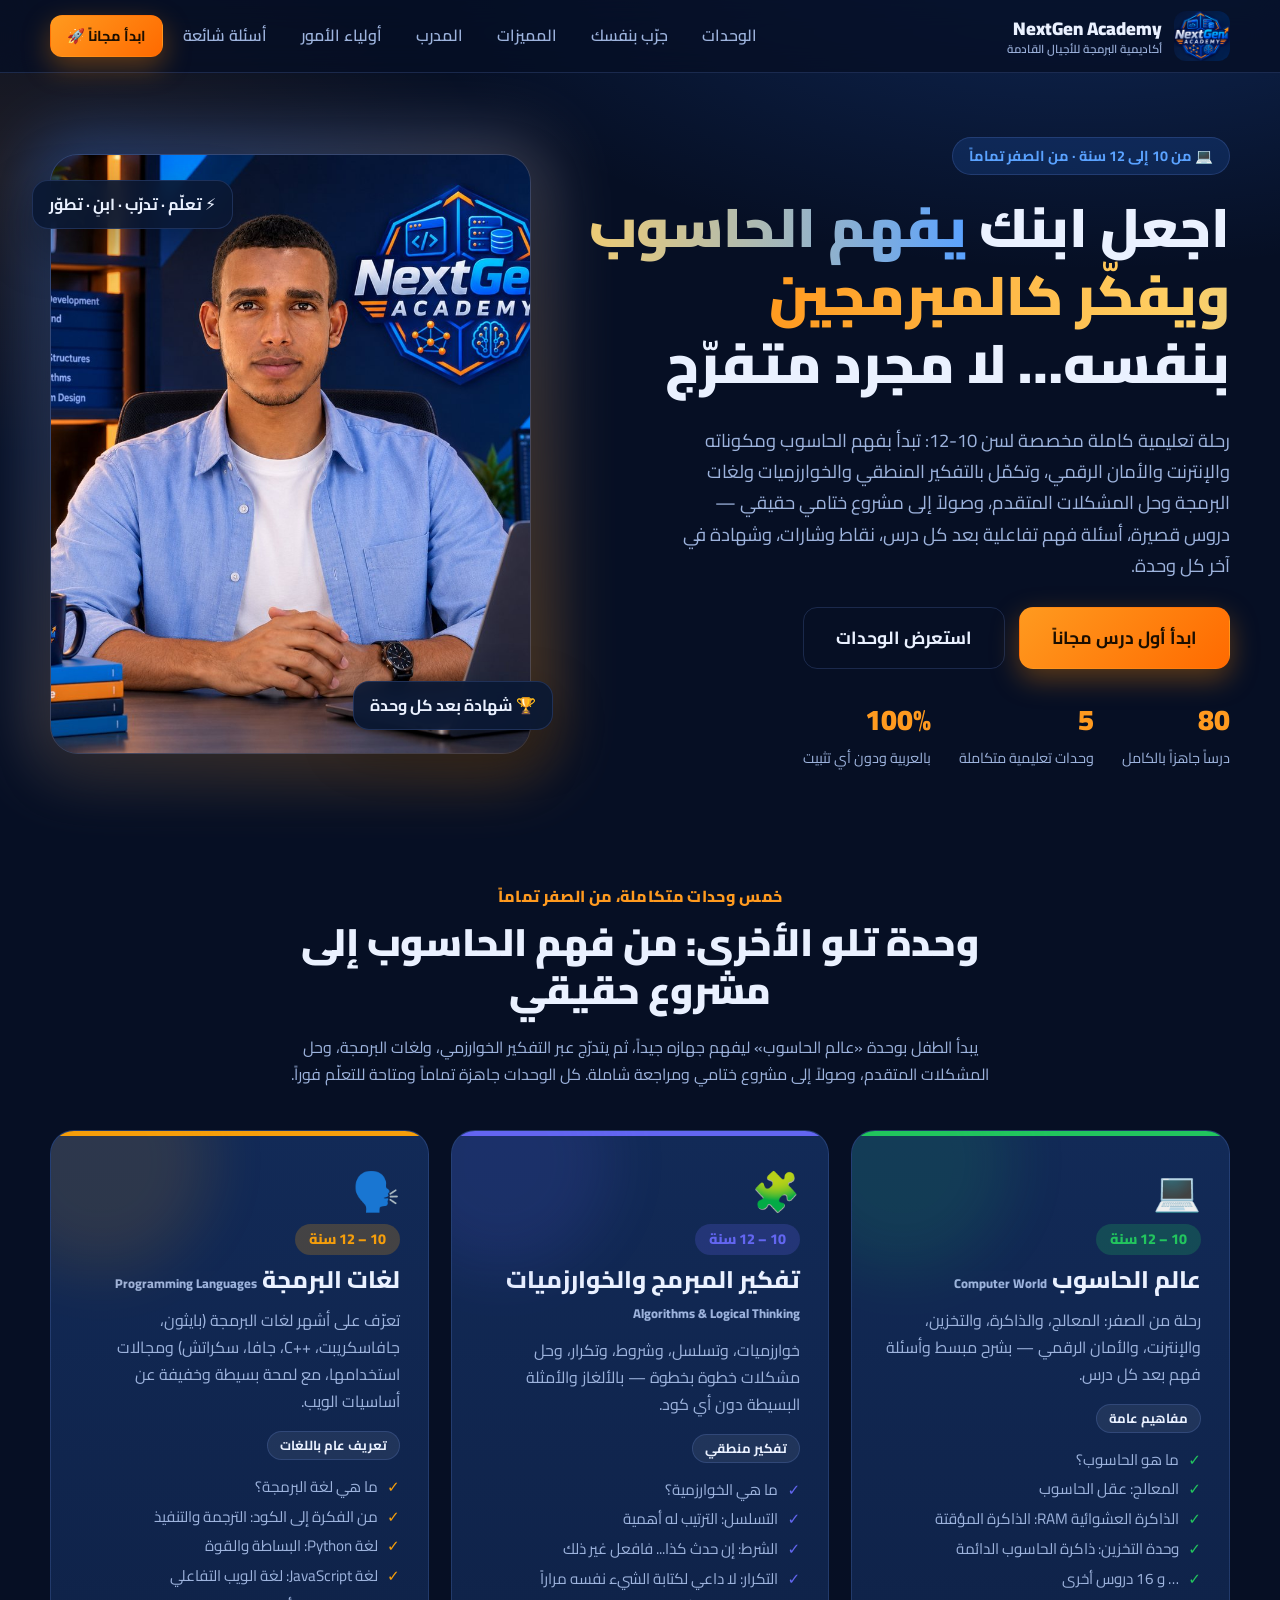
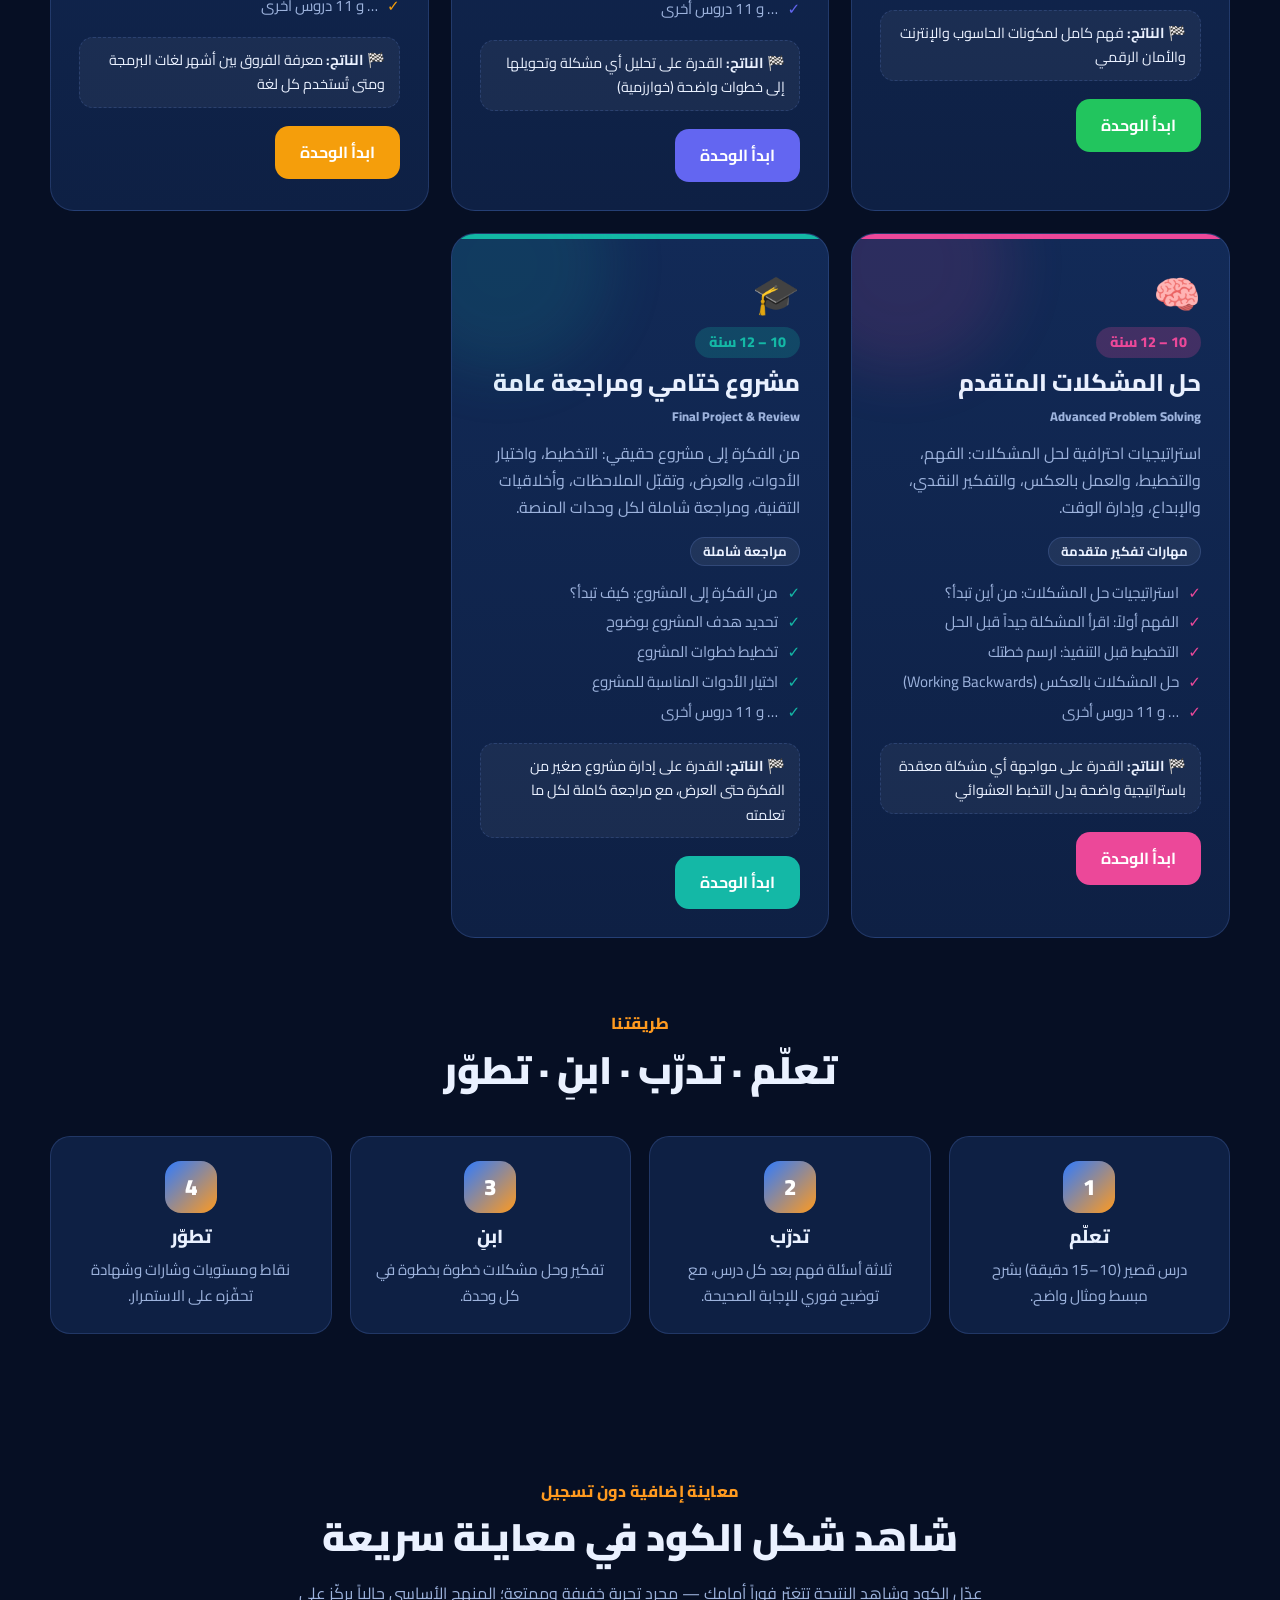
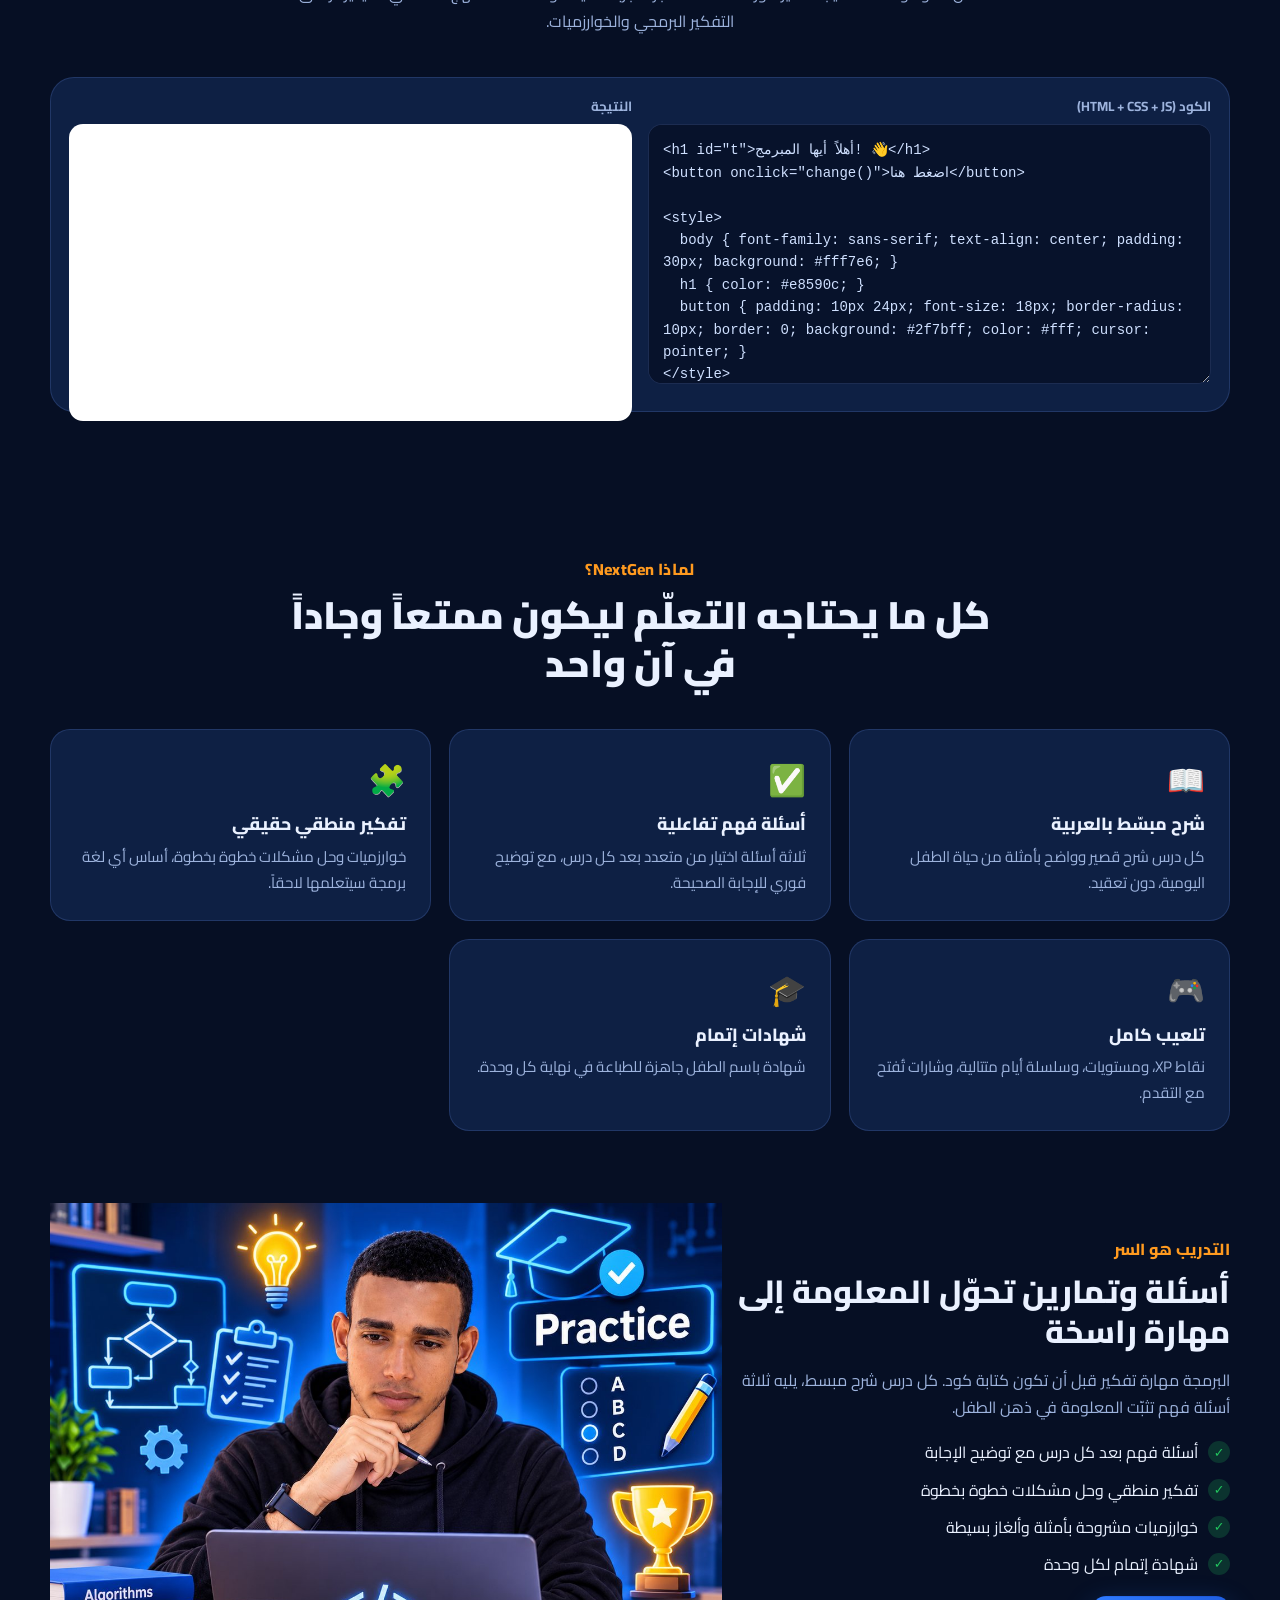
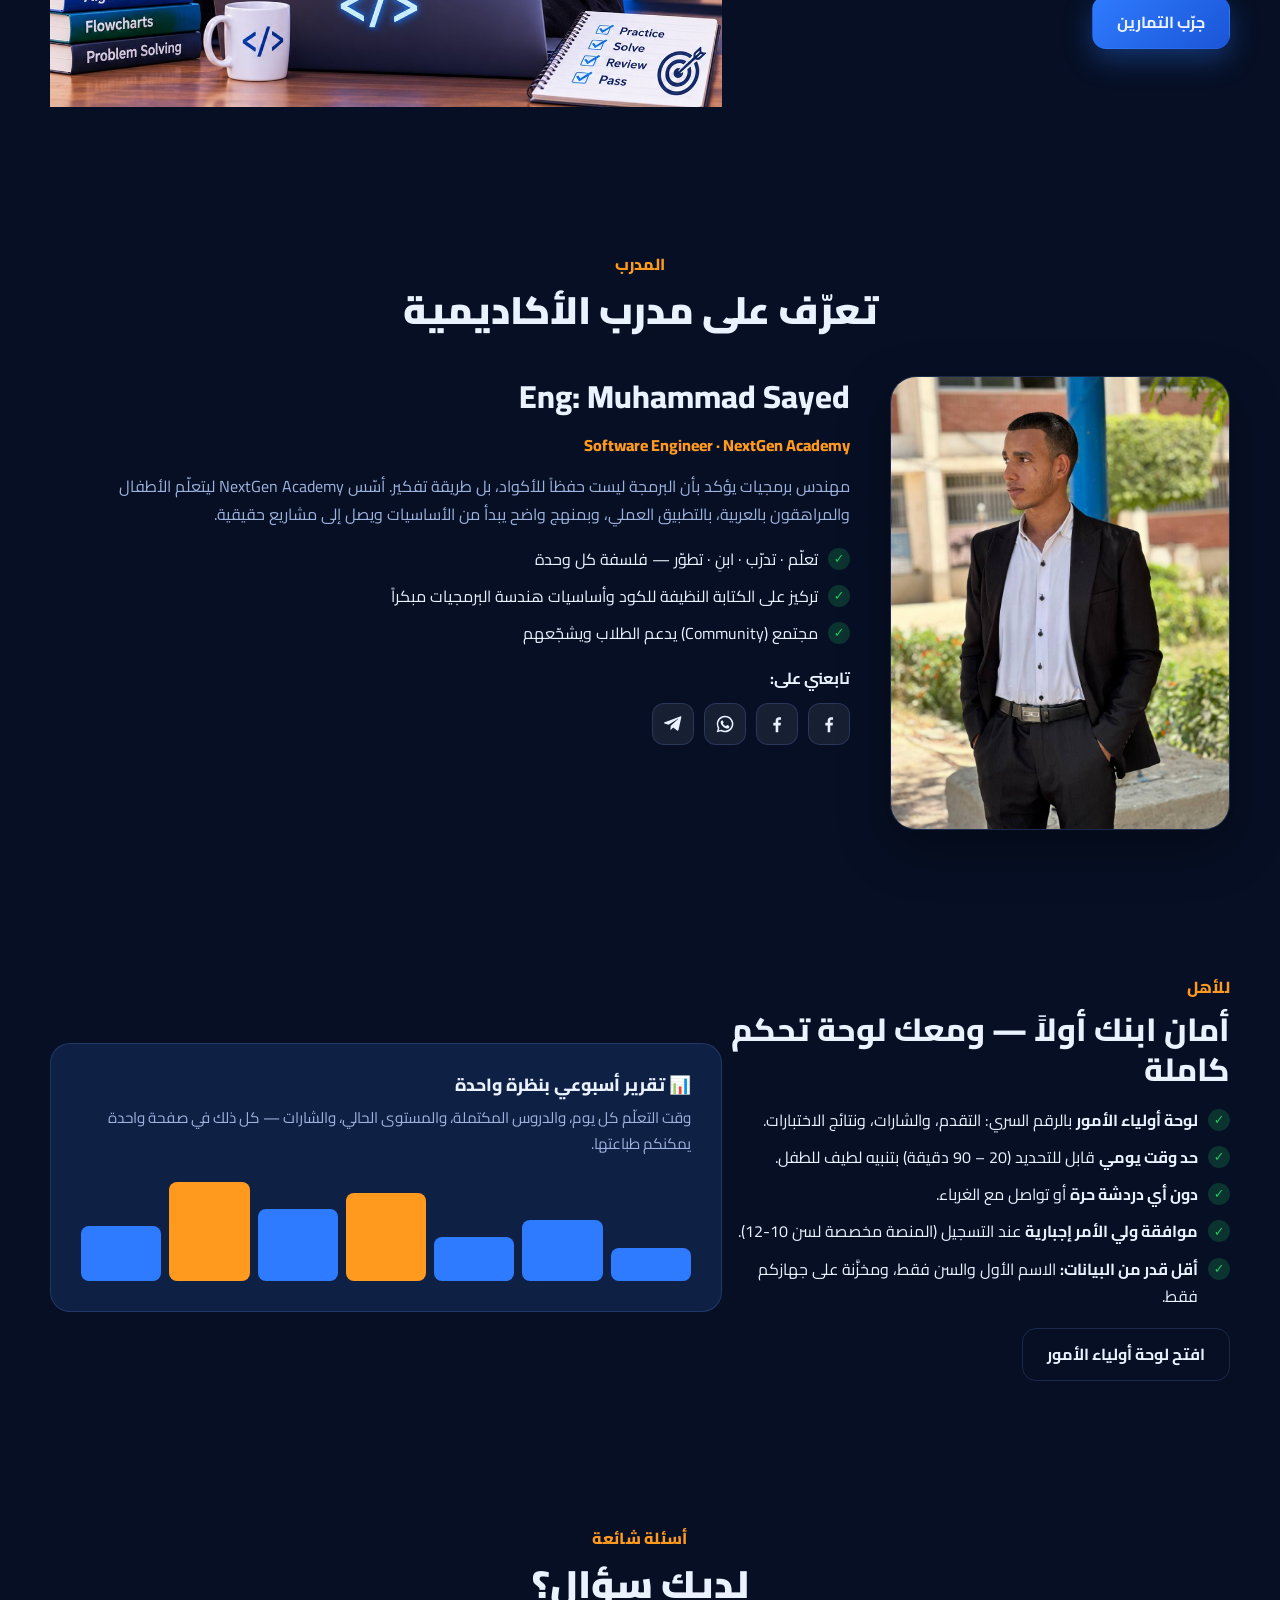
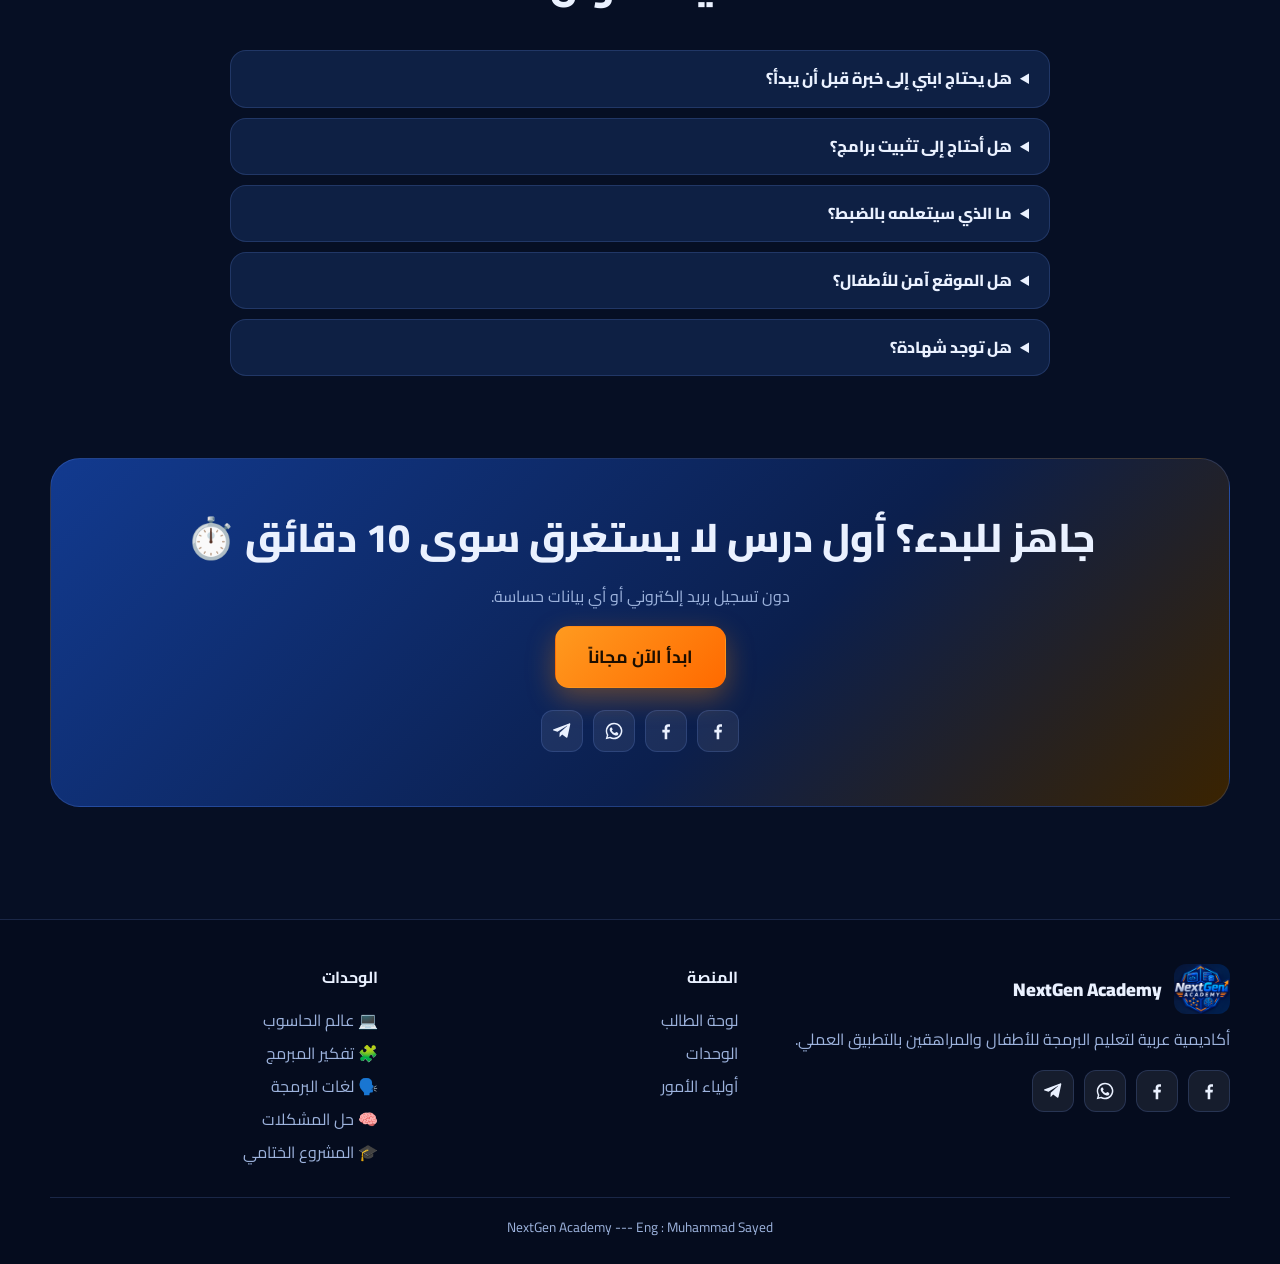
<file: index.html>
<!DOCTYPE html>
<html lang="ar" dir="rtl">
<head>
  <meta charset="UTF-8">
  <meta name="viewport" content="width=device-width, initial-scale=1">
  <title>NextGen Academy — أكاديمية الحاسوب والبرمجة لسن 10 إلى 12 سنة</title>
  <meta name="description" content="رحلة تعليمية من الصفر لسن 10-12: تعرّف على الحاسوب ومكوناته، وتعلّم التفكير المنطقي والخوارزميات ولغات البرمجة وحل المشكلات المتقدم، بأسئلة وأنشطة تفاعلية ممتعة، مع تلعيب كامل ولوحة تحكم لولي الأمر.">
  <link rel="icon" type="image/svg+xml" href="assets/img/favicon.svg">
  <link rel="stylesheet" href="assets/css/style.css">
</head>
<body>

<header class="nav">
  <div class="container nav-in">
    <a class="brand" href="index.html"><img src="assets/img/logo-sm.png" alt="شعار NextGen Academy"><span>NextGen Academy<small>أكاديمية البرمجة للأجيال القادمة</small></span></a>
    <button class="burger" id="burger" aria-label="القائمة">☰</button>
    <nav class="nav-links" id="links">
      <a href="#tracks">الوحدات</a>
      <a href="#try">جرّب بنفسك</a>
      <a href="#features">المميزات</a>
      <a href="#instructor">المدرب</a>
      <a href="#parents">أولياء الأمور</a>
      <a href="#faq">أسئلة شائعة</a>
      <a class="btn btn-primary btn-sm" href="app.html">ابدأ مجاناً 🚀</a>
    </nav>
  </div>
</header>

<main>
<!-- ================= HERO ================= -->
<section class="hero">
  <div class="container hero-grid">
    <div>
      <span class="pill">💻 من 10 إلى 12 سنة · من الصفر تماماً</span>
      <h1>اجعل ابنك <span class="grad">يفهم الحاسوب ويفكّر كالمبرمجين</span> بنفسه… لا مجرد متفرّج</h1>
      <p class="lead">رحلة تعليمية كاملة مخصصة لسن 10-12: تبدأ بفهم الحاسوب ومكوناته والإنترنت والأمان الرقمي، وتكمّل بالتفكير المنطقي والخوارزميات ولغات البرمجة وحل المشكلات المتقدم، وصولاً إلى مشروع ختامي حقيقي — دروس قصيرة، أسئلة فهم تفاعلية بعد كل درس، نقاط وشارات، وشهادة في آخر كل وحدة.</p>
      <div class="cta-row">
        <a class="btn btn-primary btn-lg" href="app.html">ابدأ أول درس مجاناً</a>
        <a class="btn btn-ghost btn-lg" href="#tracks">استعرض الوحدات</a>
      </div>
      <div class="stats">
        <div><b>80</b><span>درساً جاهزاً بالكامل</span></div>
        <div><b>5</b><span>وحدات تعليمية متكاملة</span></div>
        <div><b>100%</b><span>بالعربية ودون أي تثبيت</span></div>
      </div>
    </div>
    <div class="hero-img">
      <img src="assets/img/instructor-hero.jpg" alt="المهندس محمد سيد مدرب أكاديمية NextGen" width="600" height="600">
      <div class="float-card a">🏆 شهادة بعد كل وحدة</div>
      <div class="float-card b">⚡ تعلّم · تدرّب · ابنِ · تطوّر</div>
    </div>
  </div>
</section>

<!-- ================= TRACKS ================= -->
<section class="block" id="tracks">
  <div class="container">
    <div class="sec-head">
      <span class="kicker">خمس وحدات متكاملة، من الصفر تماماً</span>
      <h2>وحدة تلو الأخرى: من فهم الحاسوب إلى مشروع حقيقي</h2>
      <p>يبدأ الطفل بوحدة «عالم الحاسوب» ليفهم جهازه جيداً، ثم يتدرّج عبر التفكير الخوارزمي، ولغات البرمجة، وحل المشكلات المتقدم، وصولاً إلى مشروع ختامي ومراجعة شاملة. كل الوحدات جاهزة تماماً ومتاحة للتعلّم فوراً.</p>
    </div>
    <div class="tracks" id="trackCards"></div>
    <div class="roadmap-teaser" hidden>
      <h3>🗺️ وحدات إضافية قادمة</h3>
      <div class="roadmap-grid" id="roadmapCards"></div>
    </div>
  </div>
</section>

<!-- ================= HOW ================= -->
<section class="block" style="padding-top:0">
  <div class="container">
    <div class="sec-head"><span class="kicker">طريقتنا</span><h2>تعلّم · تدرّب · ابنِ · تطوّر</h2></div>
    <div class="steps">
      <div class="step"><div class="n">1</div><h3>تعلّم</h3><p>درس قصير (10–15 دقيقة) بشرح مبسط ومثال واضح.</p></div>
      <div class="step"><div class="n">2</div><h3>تدرّب</h3><p>ثلاثة أسئلة فهم بعد كل درس، مع توضيح فوري للإجابة الصحيحة.</p></div>
      <div class="step"><div class="n">3</div><h3>ابنِ</h3><p>تفكير وحل مشكلات خطوة بخطوة في كل وحدة.</p></div>
      <div class="step"><div class="n">4</div><h3>تطوّر</h3><p>نقاط ومستويات وشارات وشهادة تحفّزه على الاستمرار.</p></div>
    </div>
  </div>
</section>

<!-- ================= TRY ================= -->
<section class="block" id="try">
  <div class="container">
    <div class="sec-head"><span class="kicker">معاينة إضافية دون تسجيل</span><h2>شاهد شكل الكود في معاينة سريعة</h2><p>عدّل الكود وشاهد النتيجة تتغيّر فوراً أمامك — مجرد تجربة خفيفة وممتعة؛ المنهج الأساسي حالياً يركّز على التفكير البرمجي والخوارزميات.</p></div>
    <div class="try">
      <div><small>الكود (HTML + CSS + JS)</small><textarea id="tryCode" spellcheck="false"></textarea></div>
      <div><small>النتيجة</small><iframe id="tryOut" sandbox="allow-scripts" title="نتيجة التجربة"></iframe></div>
    </div>
  </div>
</section>

<!-- ================= FEATURES ================= -->
<section class="block" id="features">
  <div class="container">
    <div class="sec-head"><span class="kicker">لماذا NextGen؟</span><h2>كل ما يحتاجه التعلّم ليكون ممتعاً وجاداً في آن واحد</h2></div>
    <div class="features">
      <div class="feat"><div class="ic">📖</div><h3>شرح مبسّط بالعربية</h3><p>كل درس شرح قصير وواضح بأمثلة من حياة الطفل اليومية، دون تعقيد.</p></div>
      <div class="feat"><div class="ic">✅</div><h3>أسئلة فهم تفاعلية</h3><p>ثلاثة أسئلة اختيار من متعدد بعد كل درس، مع توضيح فوري للإجابة الصحيحة.</p></div>
      <div class="feat"><div class="ic">🧩</div><h3>تفكير منطقي حقيقي</h3><p>خوارزميات وحل مشكلات خطوة بخطوة، أساس أي لغة برمجة سيتعلمها لاحقاً.</p></div>
      <div class="feat"><div class="ic">🎮</div><h3>تلعيب كامل</h3><p>نقاط XP، ومستويات، وسلسلة أيام متتالية، وشارات تُفتح مع التقدم.</p></div>
      <!-- <div class="feat"><div class="ic">🤖</div><h3>روبوت يقرأ الدرس</h3><p>ميزة استماع صوتي تشرح محتوى كل درس لمن يفضّل الاستماع على القراءة.</p></div> -->
      <div class="feat"><div class="ic">🎓</div><h3>شهادات إتمام</h3><p>شهادة باسم الطفل جاهزة للطباعة في نهاية كل وحدة.</p></div>
    </div>
  </div>
</section>

<!-- ================= PRACTICE ================= -->
<section class="block" style="padding-top:0">
  <div class="container split">
    <div style="margin-bottom: 25px;">
      <span class="kicker">التدريب هو السر</span>
      <h2 style="font-size:2rem">أسئلة وتمارين تحوّل المعلومة إلى مهارة راسخة</h2>
      <p class="muted">البرمجة مهارة تفكير قبل أن تكون كتابة كود. كل درس شرح مبسط، يليه ثلاثة أسئلة فهم تثبّت المعلومة في ذهن الطفل.</p>
      <ul class="checks">
        <li>أسئلة فهم بعد كل درس مع توضيح الإجابة</li>
        <li>تفكير منطقي وحل مشكلات خطوة بخطوة</li>
        <li>خوارزميات مشروحة بأمثلة وألغاز بسيطة</li>
        <li>شهادة إتمام لكل وحدة</li>
      </ul>
      <a class="btn btn-blue" href="app.html">جرّب التمارين</a>
    </div>
    <img src="assets/img/practice.jpg" alt="تدريب وأسئلة وحل مشكلات" loading="lazy" width="1200"  >
  </div>
</section>

<!-- ================= INSTRUCTOR ================= -->
<section class="block" id="instructor">
  <div class="container">
    <div class="sec-head"><span class="kicker">المدرب</span><h2>تعرّف على مدرب الأكاديمية</h2></div>
    <div class="profile">
      <div class="photos"><img class="main" src="assets/img/instructor-photo.jpg" alt="Eng. Muhammad Sayed" loading="lazy"></div>
      <div>
        <h2>Eng: Muhammad Sayed</h2>
        <div class="role"> Software Engineer · NextGen Academy</div>
        <p class="muted">مهندس برمجيات يؤكد بأن البرمجة ليست حفظاً للأكواد، بل طريقة تفكير. أسّس NextGen Academy ليتعلّم الأطفال والمراهقون بالعربية، بالتطبيق العملي، وبمنهج واضح يبدأ من الأساسيات ويصل إلى مشاريع حقيقية.</p>
        <ul class="checks">
          <li>تعلّم · تدرّب · ابنِ · تطوّر — فلسفة كل وحدة</li>
          <li>تركيز على الكتابة النظيفة للكود وأساسيات هندسة البرمجيات مبكراً</li>
          <li>مجتمع (Community) يدعم الطلاب ويشجّعهم</li>
        </ul>
        <div class="follow"><h4 style="margin:18px 0 10px">تابعني على:</h4><div data-social=""></div></div>
        <!-- <div class="community"><img src="assets/img/instructor-community.jpg" alt="مجتمع NextGen Academy" loading="lazy" width="1000" height="1000"></div> -->
      </div>
    </div>
  </div>
</section>

<!-- ================= PARENTS ================= -->
<section class="block" id="parents">
  <div class="container split">
    <div>
      <span class="kicker">للأهل</span>
      <h2 style="font-size:2rem">أمان ابنك أولاً — ومعك لوحة تحكم كاملة</h2>
      <ul class="checks">
        <li><b>لوحة أولياء الأمور</b> بالرقم السري: التقدم، والشارات، ونتائج الاختبارات.</li>
        <li><b>حد وقت يومي</b> قابل للتحديد (20 – 90 دقيقة) بتنبيه لطيف للطفل.</li>
        <li><b>دون أي دردشة حرة</b> أو تواصل مع الغرباء.</li>
        <li><b>موافقة ولي الأمر إجبارية</b> عند التسجيل (المنصة مخصصة لسن 10-12).</li>
        <li><b>أقل قدر من البيانات:</b> الاسم الأول والسن فقط، ومخزَّنة على جهازكم فقط.</li>
      </ul>
      <a class="btn btn-ghost" href="parents.html">افتح لوحة أولياء الأمور</a>
    </div>
    <div class="feat" style="padding:30px">
      <h3>📊 تقرير أسبوعي بنظرة واحدة</h3>
      <p>وقت التعلّم كل يوم، والدروس المكتملة، والمستوى الحالي، والشارات — كل ذلك في صفحة واحدة يمكنكم طباعتها.</p>
      <div style="display:flex;gap:8px;align-items:flex-end;height:110px;margin-top:14px">
        <i style="flex:1;height:30%;background:var(--blue);border-radius:8px"></i><i style="flex:1;height:55%;background:var(--blue);border-radius:8px"></i><i style="flex:1;height:40%;background:var(--blue);border-radius:8px"></i><i style="flex:1;height:80%;background:var(--orange);border-radius:8px"></i><i style="flex:1;height:65%;background:var(--blue);border-radius:8px"></i><i style="flex:1;height:90%;background:var(--orange);border-radius:8px"></i><i style="flex:1;height:50%;background:var(--blue);border-radius:8px"></i>
      </div>
    </div>
  </div>
</section>

<!-- ================= FAQ ================= -->
<section class="block" id="faq">
  <div class="container" style="max-width:820px">
    <div class="sec-head"><span class="kicker">أسئلة شائعة</span><h2>لديك سؤال؟</h2></div>
    <div class="faq">
      <details><summary>هل يحتاج ابني إلى خبرة قبل أن يبدأ؟</summary><p>لا إطلاقاً. المنصة مبنية من الصفر تماماً، وتبدأ بوحدة «عالم الحاسوب» قبل أي برمجة، ليفهم جهازه جيداً أولاً.</p></details>
      <details><summary>هل أحتاج إلى تثبيت برامج؟</summary><p>لا. كل شيء يعمل من المتصفح مباشرة، على الحاسوب أو الجهاز اللوحي.</p></details>
      <details><summary>ما الذي سيتعلمه بالضبط؟</summary><p>سيبدأ بفهم الحاسوب ومكوناته والإنترنت والأمان الرقمي، ثم التفكير المنطقي والخوارزميات (أساس أي لغة برمجة)، ثم لغات البرمجة المختلفة مع لمحة بسيطة عن الويب، ثم حل المشكلات المتقدم، وينتهي بمشروع ختامي ومراجعة شاملة.</p></details>
      <details><summary>هل الموقع آمن للأطفال؟</summary><p>نعم. لا توجد أي دردشة أو تواصل مع الغرباء، ويوجد حد وقت يومي ولوحة تحكم كاملة لولي الأمر.</p></details>
      <details><summary>هل توجد شهادة؟</summary><p>نعم. بعد إنهاء كل دروس الوحدة، تُفتح شهادة باسم الطالب قابلة للطباعة.</p></details>
    </div>
  </div>
</section>

<section class="block" style="padding-top:0">
  <div class="container">
    <div class="cta-band">
      <h2>جاهز للبدء؟ أول درس لا يستغرق سوى 10 دقائق ⏱️</h2>
      <p class="muted">دون تسجيل بريد إلكتروني أو أي بيانات حساسة.</p>
      <a class="btn btn-primary btn-lg" href="app.html">ابدأ الآن مجاناً</a>
      <div class="follow" style="margin-top:22px"><div data-social="center"></div></div>
    </div>
  </div>
</section>
</main>

<footer class="footer">
  <div class="container foot-grid">
    <div>
      <a class="brand" href="index.html"><img src="assets/img/logo-sm.png" alt="NextGen Academy"><span>NextGen Academy</span></a>
      <p class="muted" style="margin-top:12px">أكاديمية عربية لتعليم البرمجة للأطفال والمراهقين بالتطبيق العملي.</p>
      <div class="follow"><div data-social=""></div></div>
    </div>
    <div><h4>المنصة</h4><a class="fl" href="app.html">لوحة الطالب</a><a class="fl" href="#tracks">الوحدات</a><a class="fl" href="parents.html">أولياء الأمور</a></div>
    <div><h4>الوحدات</h4><a class="fl" href="app.html#track-c0">💻 عالم الحاسوب</a><a class="fl" href="app.html#track-logic">🧩 تفكير المبرمج</a><a class="fl" href="app.html#track-langs">🗣️ لغات البرمجة</a><a class="fl" href="app.html#track-advanced">🧠 حل المشكلات</a><a class="fl" href="app.html#track-final">🎓 المشروع الختامي</a></div>
  </div>
  <div class="container copy"> NextGen Academy --- Eng : Muhammad Sayed  </div>
</footer>

<script src="assets/js/config.js"></script>
<script src="assets/js/data.js"></script>
<script src="assets/js/store.js"></script>
<script src="assets/js/nav.js"></script>
<script src="assets/js/landing.js"></script>
</body>
</html>
</file>
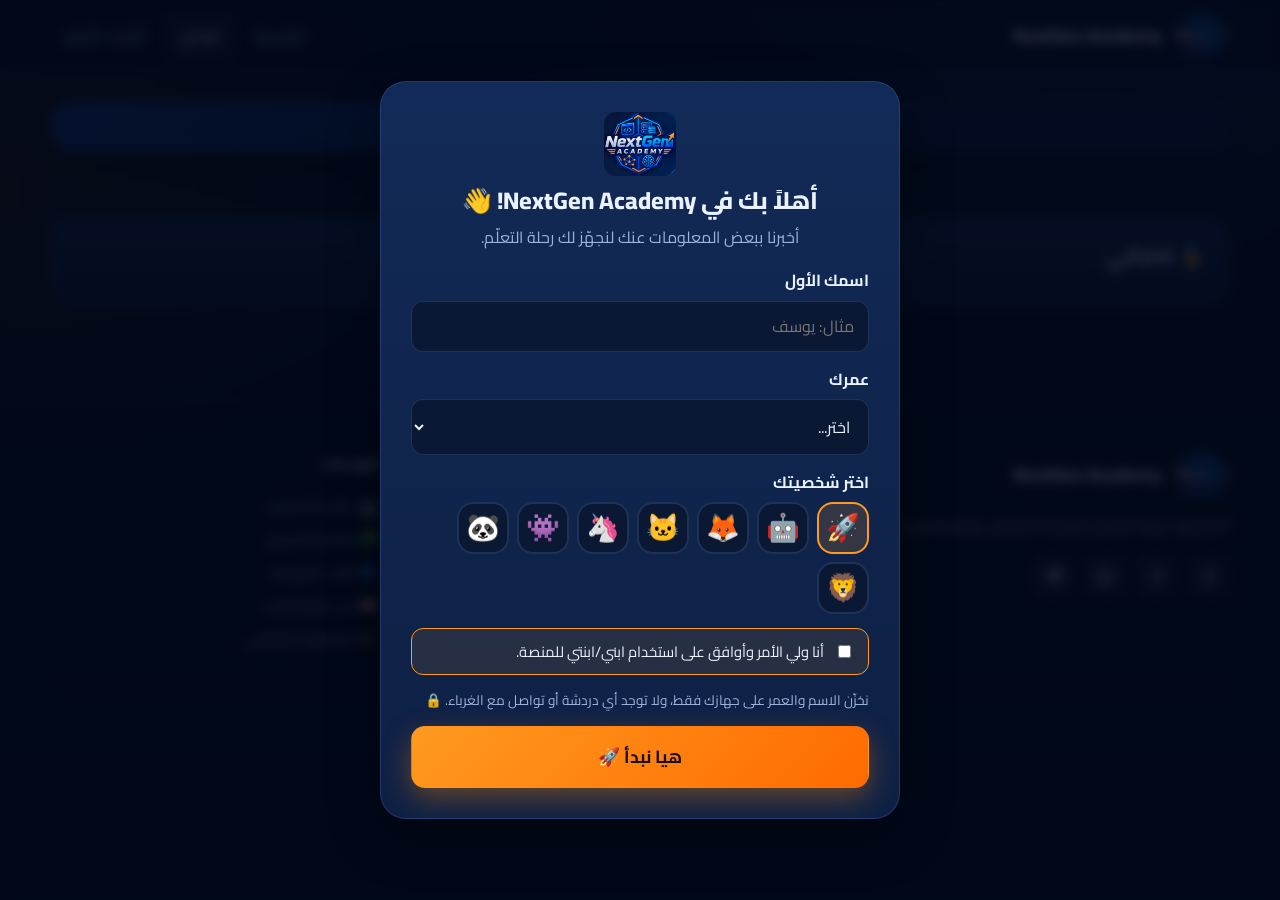
<file: app.html>
<!DOCTYPE html>
<html lang="ar" dir="rtl">
<head>
  <meta charset="UTF-8">
  <meta name="viewport" content="width=device-width, initial-scale=1">
  <title>لوحتي — NextGen Academy</title>
  <link rel="icon" type="image/svg+xml" href="assets/img/favicon.svg">
  <link rel="stylesheet" href="assets/css/style.css">
  <link rel="stylesheet" href="assets/css/app.css">
</head>
<body>
<header class="nav">
  <div class="container nav-in">
    <a class="brand" href="index.html"><img src="assets/img/logo-sm.png" alt="NextGen Academy"><span>NextGen Academy</span></a>
    <button class="burger" id="burger" aria-label="القائمة">☰</button>
    <nav class="nav-links" id="links">
      <a href="index.html">الرئيسية</a>
      <a href="app.html" class="active">لوحتي</a>
      <a href="parents.html">أولياء الأمور</a>
    </nav>
  </div>
</header>

<main class="container app">
  <section id="welcome" class="welcome"></section>
  <section id="continueBox"></section>
  <div id="tracksHost"></div>
  <section class="panel">
    <h2>🏅 شاراتي</h2>
    <div class="badges" id="badges"></div>
  </section>
</main>

<div id="onboard" class="overlay" hidden>
  <form class="modal" id="onboardForm" style="text-align:right">
    <div class="center"><img src="assets/img/logo-sm.png" alt="" style="height:64px;margin:0 auto 10px;border-radius:12px"></div>
    <h2 class="center">أهلاً بك في NextGen Academy! 👋</h2>
    <p class="muted center">أخبرنا ببعض المعلومات عنك لنجهّز لك رحلة التعلّم.</p>
    <label class="lbl">اسمك الأول</label>
    <input class="input" id="obName" required maxlength="20" placeholder="مثال: يوسف">
    <label class="lbl">عمرك</label>
    <select class="input" id="obAge" required>
      <option value="">اختر...</option>
    </select>
    <label class="lbl">اختر شخصيتك</label>
    <div class="avatars" id="obAvatars"></div>
    <label class="consent" id="obConsentRow" hidden><input type="checkbox" id="obConsent"> أنا ولي الأمر وأوافق على استخدام ابني/ابنتي للمنصة.</label>
    <p class="muted" style="font-size:.85rem">نخزّن الاسم والعمر على جهازك فقط، ولا توجد أي دردشة أو تواصل مع الغرباء. 🔒</p>
    <button class="btn btn-primary btn-lg" style="width:100%" type="submit">هيا نبدأ 🚀</button>
  </form>
</div>
<footer class="footer">
  <div class="container foot-grid">
    <div>
      <a class="brand" href="index.html"><img src="assets/img/logo-sm.png" alt="NextGen Academy"><span>NextGen Academy</span></a>
      <p class="muted" style="margin-top:12px">أكاديمية عربية لتعليم البرمجة للأطفال والمراهقين بالتطبيق العملي.</p>
      <div class="follow"><div data-social=""></div></div>
    </div>
    <div><h4>المنصة</h4><a class="fl" href="app.html">لوحة الطالب</a><a class="fl" href="#tracks">الوحدات</a><a class="fl" href="parents.html">أولياء الأمور</a></div>
    <div><h4>الوحدات</h4><a class="fl" href="app.html#track-c0">💻 عالم الحاسوب</a><a class="fl" href="app.html#track-logic">🧩 تفكير المبرمج</a><a class="fl" href="app.html#track-langs">🗣️ لغات البرمجة</a><a class="fl" href="app.html#track-advanced">🧠 حل المشكلات</a><a class="fl" href="app.html#track-final">🎓 المشروع الختامي</a></div>
  </div>
  <div class="container copy"> NextGen Academy --- Eng : Muhammad Sayed  </div>
</footer>

<script src="assets/js/config.js"></script>
<script src="assets/js/data.js"></script>
<script src="assets/js/store.js"></script>
<script src="assets/js/nav.js"></script>
<script src="assets/js/dashboard.js"></script>
</body>
</html>
</file>
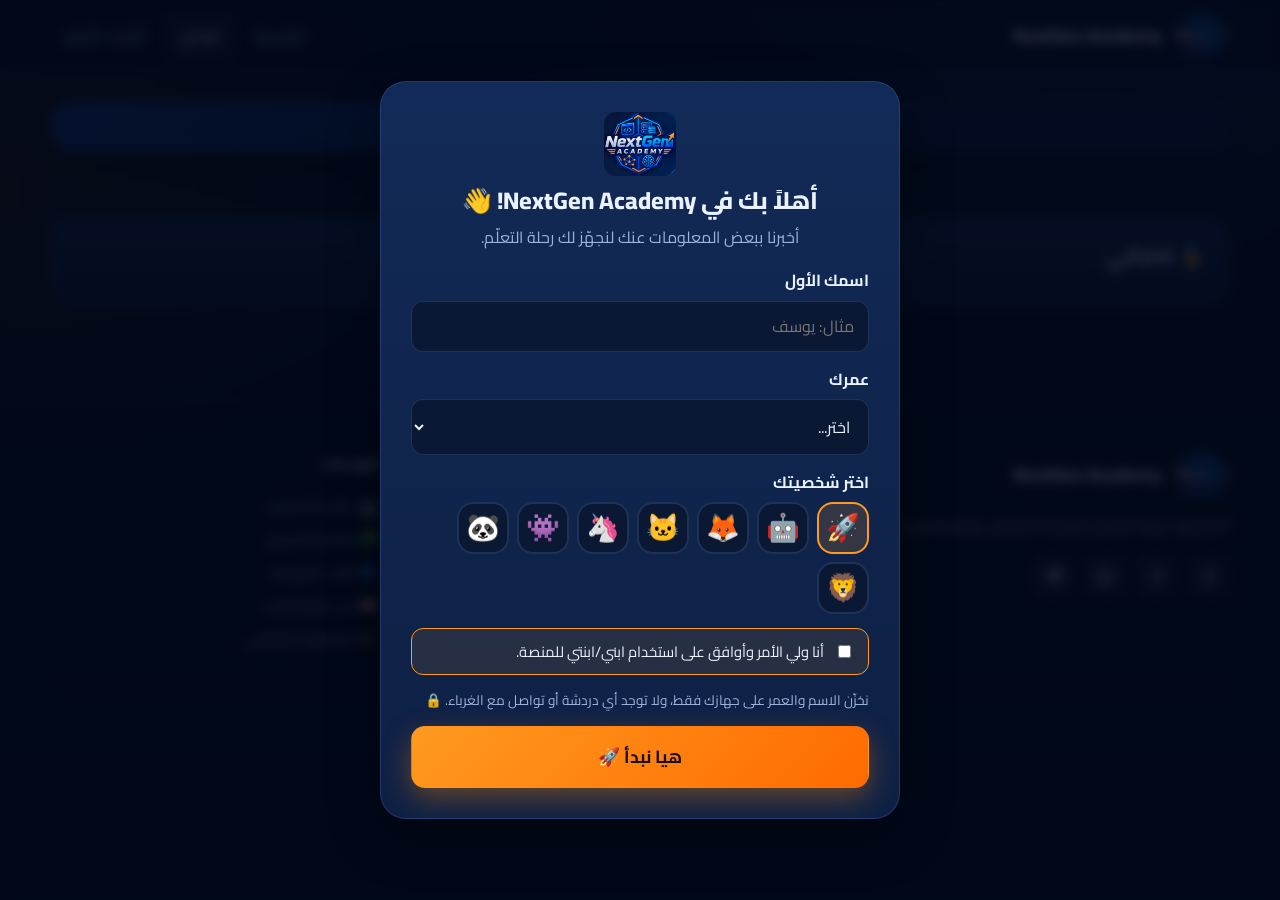
<file: certificate.html>
<!DOCTYPE html>
<html lang="ar" dir="rtl">
<head>
  <meta charset="UTF-8">
  <meta name="viewport" content="width=device-width, initial-scale=1">
  <title>شهادة إتمام — NextGen Academy</title>
  <link rel="icon" type="image/svg+xml" href="assets/img/favicon.svg">
  <link rel="stylesheet" href="assets/css/style.css">
  <link rel="stylesheet" href="assets/css/app.css">
</head>
<body>
<header class="nav">
  <div class="container nav-in">
    <a class="brand" href="app.html"><img src="assets/img/logo-sm.png" alt="NextGen Academy"><span>NextGen Academy</span></a>
    <nav class="nav-links" style="display:flex"><a href="app.html">← لوحتي</a></nav>
  </div>
</header>
<main class="container cert-wrap" id="root"></main>
<script src="assets/js/config.js"></script>
<script src="assets/js/data.js"></script>
<script src="assets/js/store.js"></script>
<script>
(function () {
  const root = document.getElementById('root'), s = NG.state;
  const t = NG_TRACKS.find((x) => x.id === new URLSearchParams(location.search).get('track'));
  if (!s.profile || !t) { location.replace('app.html'); return; }
  const pr = NG.trackProgress(t);
  if (pr.done < pr.total) {
    root.innerHTML = '<div class="panel center" style="margin-top:40px"><div class="big-emoji">🔒</div><h2>الشهادة ما زالت مقفولة</h2><p class="muted">أكملت ' + pr.done + ' من ' + pr.total + ' دروس في وحدة ' + t.name + '.</p><a class="btn btn-primary" href="app.html">أكمل الدروس</a></div>';
    return;
  }
  const last = Math.max(...t.lessons.map((l) => s.completed[l.id].at));
  const date = new Date(last).toLocaleDateString('ar-EG', { year: 'numeric', month: 'long', day: 'numeric' });
  const inst = NG_CONFIG.instructor;
  root.innerHTML = '<div class="no-print" style="display:flex;gap:10px;justify-content:center;margin-bottom:16px"><button class="btn btn-primary" onclick="print()">🖨️ طباعة / حفظ PDF</button><a class="btn btn-ghost" href="app.html">لوحتي</a></div>' +
    '<div class="cert" style="--cc:' + t.color + '">' +
    '<div><img class="lg" src="assets/img/logo.png" alt="NextGen Academy"></div>' +
    '<div><p style="letter-spacing:.2em;color:#667">NEXTGEN ACADEMY</p><h1>شهادة إتمام مسار ' + t.name + '</h1><p>تشهد أكاديمية NextGen بأن الطالب/ـة</p><div class="nm">' + NG.esc(s.profile.name) + '</div>' +
    '<p>قد أتمّ/ت بنجاح جميع دروس وحدة <b>' + t.name + '</b> (' + t.ages + ')،</p><p>وحقّق/ت: <b>' + t.outcome + '</b></p></div>' +
    '<div class="sig"><div>' + date + '<br><small>التاريخ</small></div><div class="seal">🏅</div><div>' + NG.esc(inst.name) + '<br><small>' + NG.esc(inst.title) + '</small></div></div></div>';
  NG.confetti();
})();
</script>
</body>
</html>
</file>
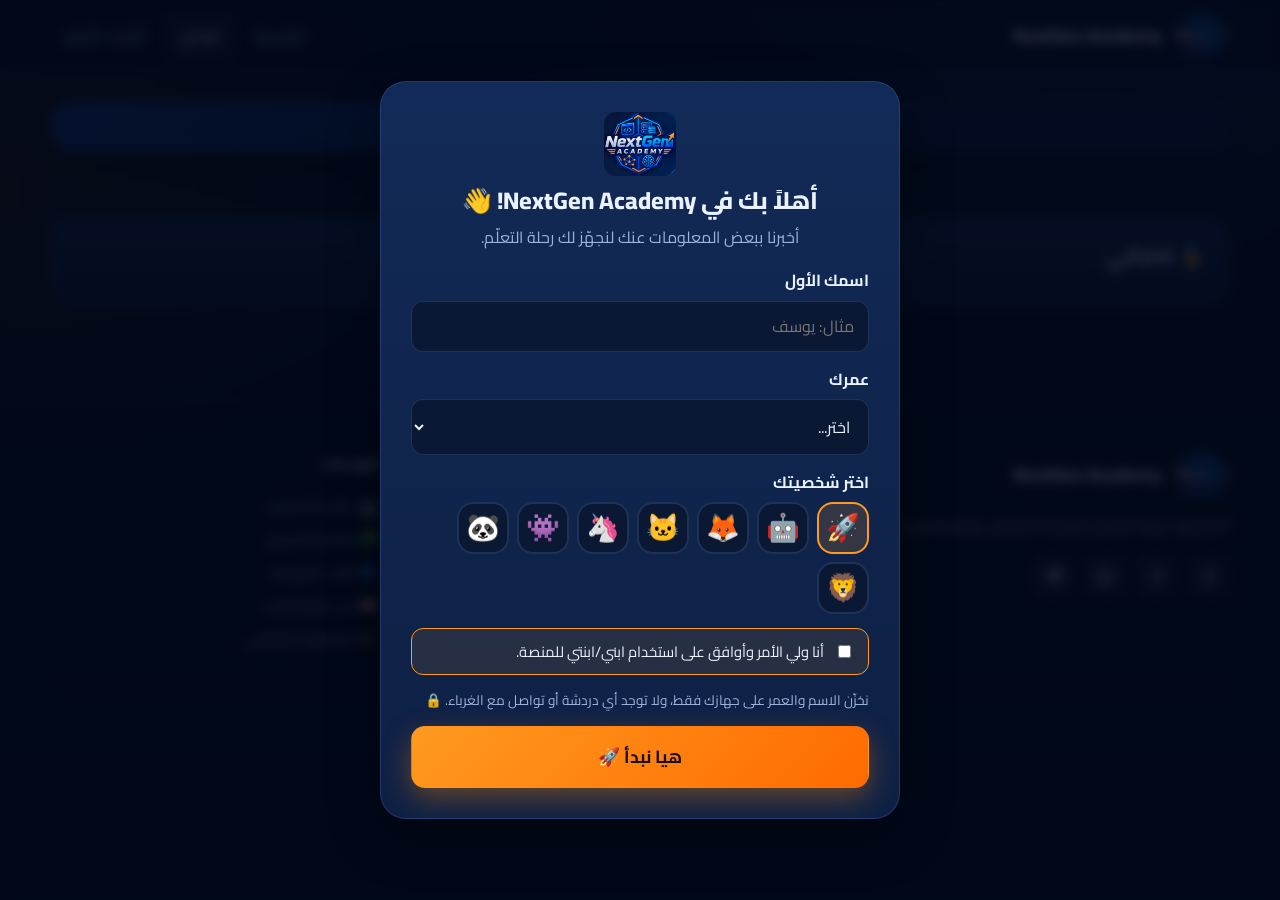
<file: lesson.html>
<!DOCTYPE html>
<html lang="ar" dir="rtl">
<head>
  <meta charset="UTF-8">
  <meta name="viewport" content="width=device-width, initial-scale=1">
  <title>الدرس — NextGen Academy</title>
  <link rel="icon" type="image/svg+xml" href="assets/img/favicon.svg">
  <link rel="stylesheet" href="assets/css/style.css">
  <link rel="stylesheet" href="assets/css/app.css">
</head>
<body class="lesson-page">
<header class="nav">
  <div class="container nav-in" style="width:min(1500px,100% - 24px)">
    <a class="brand" href="app.html"><img src="assets/img/logo-sm.png" alt="NextGen Academy"><span>NextGen Academy</span></a>
    <div class="crumbs" id="crumbs"></div>
    <div class="lesson-nav">
      <span class="xp-chip" id="xpChip">⭐ 0</span>
      <a class="btn btn-ghost btn-sm" href="app.html">← لوحتي</a>
    </div>
  </div>
</header>

<div class="tabs-m" id="mTabs">
  <button data-p="info" class="on">📖 الدرس</button>
  <button data-p="code">⌨️ الكود</button>
  <button data-p="out">▶ النتيجة</button>
</div>

<main class="ws" id="ws" data-pane="info">
  <!-- التعليمات -->
  <aside class="pane info" id="paneInfo">
    <div class="l-head"><span class="l-emoji" id="lEmoji"></span><div><small class="muted" id="lMeta"></small><h1 id="lTitle"></h1></div>
      <!-- <button class="btn btn-ghost btn-sm tts-btn" id="ttsBtn" type="button">🤖 استمع للدرس</button> -->
    </div>
    <div class="l-body" id="lIntro"></div>
    <h3>🎯 مطلوب منك</h3>
    <ul class="goals" id="lGoals"></ul>
    <div class="hint-box" id="hintBox"></div>
    <div class="checks-box" id="checkBox" hidden><h3>نتيجة التصحيح</h3><ul id="checkList"></ul></div>
  </aside>

  <!-- المحرر -->
  <section class="pane code" id="paneCode">
    <div class="toolbar">
      <button class="btn btn-blue btn-sm" id="runBtn" title="Ctrl + Enter">▶ تشغيل</button>
      <button class="btn btn-primary btn-sm" id="checkBtn">✅ تحقق من الحل</button>
      <span class="sp"></span>
      <button class="btn btn-ghost btn-sm" id="hintBtn">💡 تلميح <span id="hintCount">(0/3)</span></button>
      <button class="btn btn-ghost btn-sm" id="solBtn" hidden>👀 الحل</button>
      <button class="btn btn-ghost btn-sm" id="resetBtn" title="رجّع الكود الأصلي">↺</button>
    </div>
    <div class="editor" id="editor" dir="ltr">
      <div class="gutter" id="gutter"><div id="gutterIn"></div></div>
      <div class="hl-wrap"><pre class="hl" aria-hidden="true"><code id="hl"></code></pre>
      <textarea id="ta" spellcheck="false" autocapitalize="off" autocomplete="off" wrap="off" aria-label="محرر الكود"></textarea></div>
    </div>
  </section>

  <!-- النتيجة -->
  <section class="pane out" id="paneOut">
    <div class="toolbar"><b>النتيجة</b><span class="sp"></span><button class="btn btn-ghost btn-sm" id="clearCon">مسح الكونسول</button></div>
    <iframe id="frame" title="نتيجة الكود" sandbox="allow-scripts allow-same-origin"></iframe>
    <div class="console" id="console" dir="ltr"><div class="con-title">Console</div><div id="conLines"></div></div>
  </section>
</main>
<footer class="footer">
  <div class="container foot-grid">
    <div>
      <a class="brand" href="index.html"><img src="assets/img/logo-sm.png" alt="NextGen Academy"><span>NextGen Academy</span></a>
      <p class="muted" style="margin-top:12px">أكاديمية عربية لتعليم البرمجة للأطفال والمراهقين بالتطبيق العملي.</p>
      <div class="follow"><div data-social=""></div></div>
    </div>
    <div><h4>المنصة</h4><a class="fl" href="app.html">لوحة الطالب</a><a class="fl" href="#tracks">الوحدات</a><a class="fl" href="parents.html">أولياء الأمور</a></div>
    <div><h4>الوحدات</h4><a class="fl" href="app.html#track-c0">💻 عالم الحاسوب</a><a class="fl" href="app.html#track-logic">🧩 تفكير المبرمج</a><a class="fl" href="app.html#track-langs">🗣️ لغات البرمجة</a><a class="fl" href="app.html#track-advanced">🧠 حل المشكلات</a><a class="fl" href="app.html#track-final">🎓 المشروع الختامي</a></div>
  </div>
  <div class="container copy"> NextGen Academy --- Eng : Muhammad Sayed  </div>
</footer>

<div id="done" class="overlay" hidden></div>

<script src="assets/js/config.js"></script>
<script src="assets/js/data.js"></script>
<script src="assets/js/store.js"></script>
<script src="assets/js/lesson.js"></script>
</body>
</html>
</file>
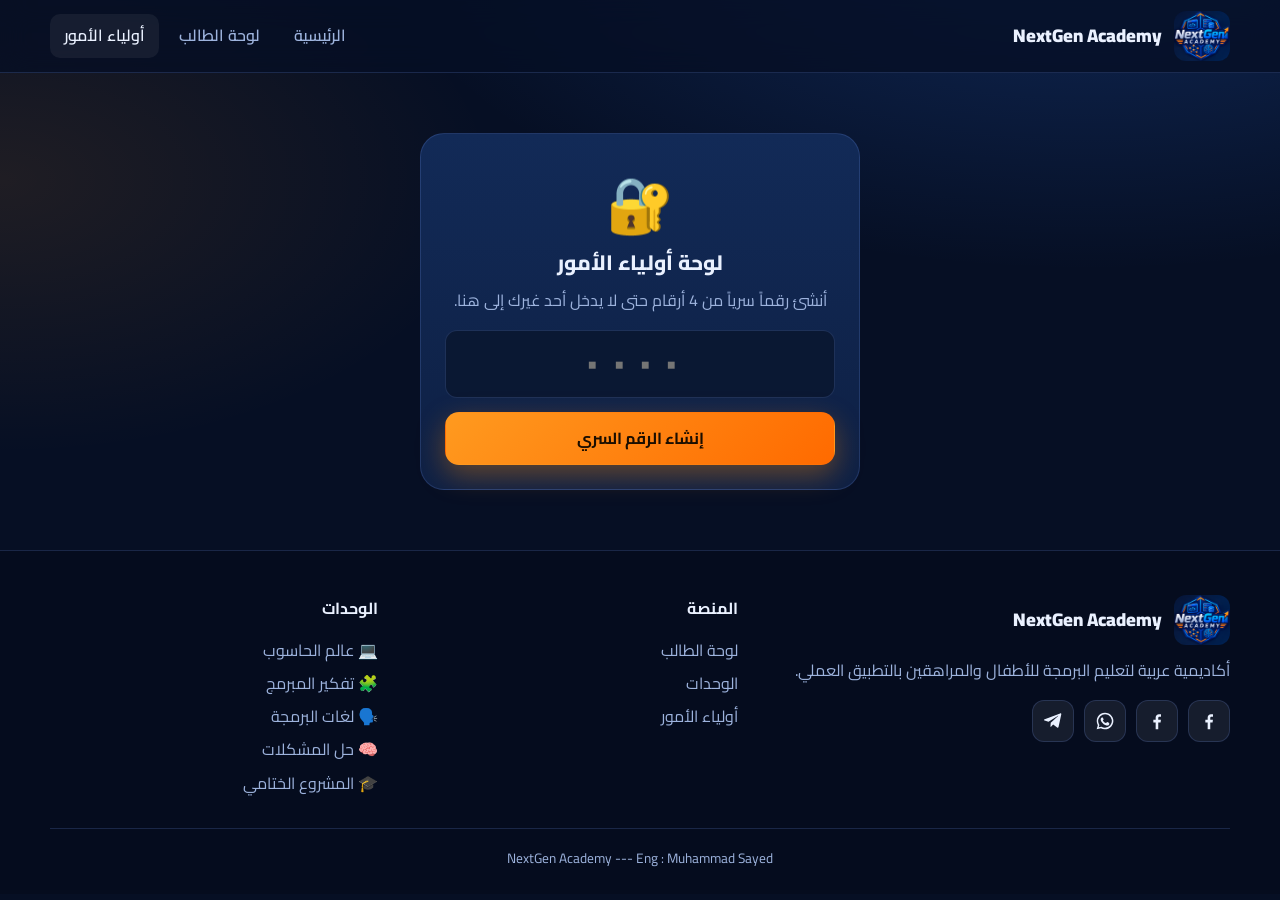
<file: parents.html>
<!DOCTYPE html>
<html lang="ar" dir="rtl">
<head>
  <meta charset="UTF-8">
  <meta name="viewport" content="width=device-width, initial-scale=1">
  <title>لوحة أولياء الأمور — NextGen Academy</title>
  <link rel="icon" type="image/svg+xml" href="assets/img/favicon.svg">
  <link rel="stylesheet" href="assets/css/style.css">
  <link rel="stylesheet" href="assets/css/app.css">
</head>
<body>
<header class="nav">
  <div class="container nav-in">
    <a class="brand" href="index.html"><img src="assets/img/logo-sm.png" alt="NextGen Academy"><span>NextGen Academy</span></a>
    <button class="burger" id="burger" aria-label="القائمة">☰</button>
    <nav class="nav-links" id="links"><a href="index.html">الرئيسية</a><a href="app.html">لوحة الطالب</a><a href="parents.html" class="active">أولياء الأمور</a></nav>
  </div>
</header>
<main class="container" id="root"></main>
<footer class="footer">
  <div class="container foot-grid">
    <div>
      <a class="brand" href="index.html"><img src="assets/img/logo-sm.png" alt="NextGen Academy"><span>NextGen Academy</span></a>
      <p class="muted" style="margin-top:12px">أكاديمية عربية لتعليم البرمجة للأطفال والمراهقين بالتطبيق العملي.</p>
      <div class="follow"><div data-social=""></div></div>
    </div>
    <div><h4>المنصة</h4><a class="fl" href="app.html">لوحة الطالب</a><a class="fl" href="#tracks">الوحدات</a><a class="fl" href="parents.html">أولياء الأمور</a></div>
    <div><h4>الوحدات</h4><a class="fl" href="app.html#track-c0">💻 عالم الحاسوب</a><a class="fl" href="app.html#track-logic">🧩 تفكير المبرمج</a><a class="fl" href="app.html#track-langs">🗣️ لغات البرمجة</a><a class="fl" href="app.html#track-advanced">🧠 حل المشكلات</a><a class="fl" href="app.html#track-final">🎓 المشروع الختامي</a></div>
  </div>
  <div class="container copy"> NextGen Academy --- Eng : Muhammad Sayed  </div>
</footer>
<script src="assets/js/config.js"></script>
<script src="assets/js/data.js"></script>
<script src="assets/js/store.js"></script>
<script src="assets/js/nav.js"></script>
<script src="assets/js/parents.js"></script>
</body>
</html>
</file>
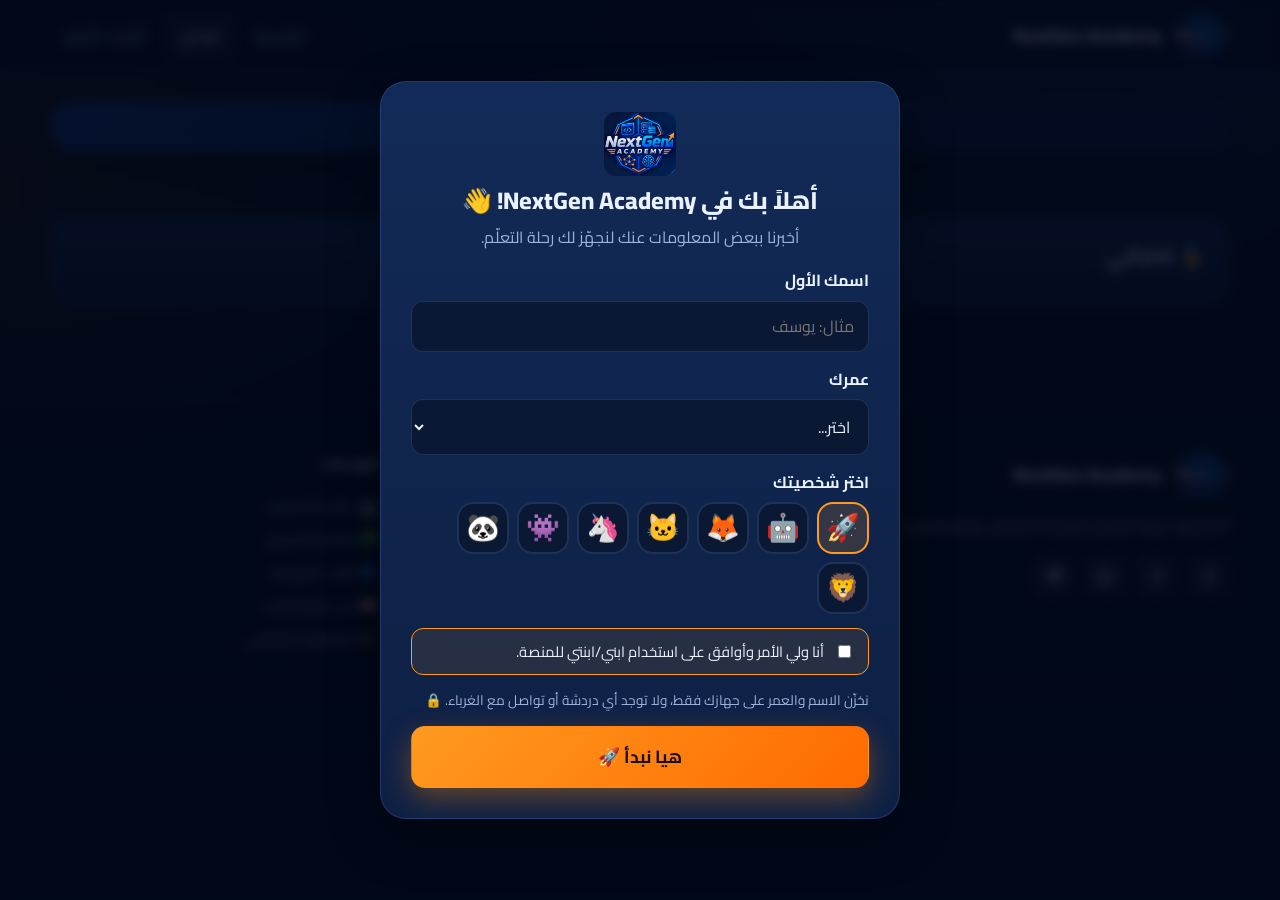
<file: quiz.html>
<!DOCTYPE html>
<html lang="ar" dir="rtl">
<head>
  <meta charset="UTF-8">
  <meta name="viewport" content="width=device-width, initial-scale=1">
  <title>اختبار تدريب — NextGen Academy</title>
  <link rel="icon" type="image/svg+xml" href="assets/img/favicon.svg">
  <link rel="stylesheet" href="assets/css/style.css">
  <link rel="stylesheet" href="assets/css/app.css">
</head>
<body>
<header class="nav">
  <div class="container nav-in">
    <a class="brand" href="app.html"><img src="assets/img/logo-sm.png" alt="NextGen Academy"><span>NextGen Academy</span></a>
    <nav class="nav-links" style="display:flex"><a href="app.html">← لوحتي</a></nav>
  </div>
</header>
<main class="container quiz-wrap">
  <div class="quiz-banner"><img src="assets/img/practice.jpg" alt="تدريب"><div class="over"><h1 id="qTitle">اختبار تدريب</h1></div></div>
  <div class="q-card" id="card"></div>
</main>
<footer class="footer">
  <div class="container foot-grid">
    <div>
      <a class="brand" href="index.html"><img src="assets/img/logo-sm.png" alt="NextGen Academy"><span>NextGen Academy</span></a>
      <p class="muted" style="margin-top:12px">أكاديمية عربية لتعليم البرمجة للأطفال والمراهقين بالتطبيق العملي.</p>
      <div class="follow"><div data-social=""></div></div>
    </div>
    <div><h4>المنصة</h4><a class="fl" href="app.html">لوحة الطالب</a><a class="fl" href="#tracks">الوحدات</a><a class="fl" href="parents.html">أولياء الأمور</a></div>
    <div><h4>الوحدات</h4><a class="fl" href="app.html#track-c0">💻 عالم الحاسوب</a><a class="fl" href="app.html#track-logic">🧩 تفكير المبرمج</a><a class="fl" href="app.html#track-langs">🗣️ لغات البرمجة</a><a class="fl" href="app.html#track-advanced">🧠 حل المشكلات</a><a class="fl" href="app.html#track-final">🎓 المشروع الختامي</a></div>
  </div>
  <div class="container copy"> NextGen Academy --- Eng : Muhammad Sayed  </div>
</footer>
<script src="assets/js/config.js"></script>
<script src="assets/js/data.js"></script>
<script src="assets/js/store.js"></script>
<script src="assets/js/quiz.js"></script>
</body>
</html>
</file>
<file: assets/css/style.css>
/* NextGen Academy — التصميم الأساسي + الصفحة الرئيسية */
@import url('https://fonts.googleapis.com/css2?family=Cairo:wght@400;600;700;800;900&display=swap');

:root {
  --bg: #060f24;
  --bg2: #0a1833;
  --card: #0e2044;
  --card2: #122a57;
  --line: rgba(120, 160, 255, .18);
  --text: #eaf1ff;
  --muted: #9db3dd;
  --blue: #2f7bff;
  --blue2: #5aa2ff;
  --orange: #ff9a1f;
  --green: #22c55e;
  --red: #ef4444;
  --e: #ff9a1f; --i: #3b82f6; --p: #8b5cf6;
  --radius: 18px;
  --shadow: 0 18px 50px rgba(0, 0, 0, .35);
  --font: 'Cairo', 'Segoe UI', Tahoma, system-ui, sans-serif;
}
* { box-sizing: border-box; }
[hidden] { display: none !important; }
[id] { scroll-margin-top: 90px; }
html { scroll-behavior: smooth; }
body {
  margin: 0; font-family: var(--font); color: var(--text); line-height: 1.7;
  background: radial-gradient(1200px 600px at 85% -10%, rgba(47, 123, 255, .25), transparent 60%),
              radial-gradient(900px 500px at 0% 20%, rgba(255, 154, 31, .10), transparent 55%), var(--bg);
  background-attachment: fixed; min-height: 100vh;
}
img { max-width: 100%; display: block; }
a { color: var(--blue2); text-decoration: none; }
h1, h2, h3 { line-height: 1.25; margin: 0 0 .5em; font-weight: 800; }
p { margin: 0 0 1em; }
.container { width: min(1180px, 100% - 32px); margin-inline: auto; }
.muted { color: var(--muted); }
.center { text-align: center; }
code { font-family: ui-monospace, Menlo, Consolas, monospace; background: rgba(47, 123, 255, .18); padding: 1px 7px; border-radius: 6px; font-size: .9em; direction: ltr; unicode-bidi: embed; }

/* ---------- أزرار ---------- */
.btn {
  display: inline-flex; align-items: center; justify-content: center; gap: 8px; cursor: pointer;
  font: inherit; font-weight: 700; padding: 12px 24px; border-radius: 14px; border: 1px solid transparent;
  transition: transform .15s, box-shadow .15s, background .15s; color: var(--text); background: var(--card2);
}
.btn:hover { transform: translateY(-2px); }
.btn:disabled { opacity: .5; cursor: not-allowed; transform: none; }
.btn-primary { background: linear-gradient(135deg, var(--orange), #ff6a00); color: #1b0e00; box-shadow: 0 10px 28px rgba(255, 138, 0, .35); }
.btn-blue { background: linear-gradient(135deg, var(--blue), #1b55d6); box-shadow: 0 10px 28px rgba(47, 123, 255, .35); }
.btn-ghost { background: transparent; border-color: var(--line); }
.btn-ghost:hover { background: rgba(255, 255, 255, .05); }
.btn-sm { padding: 8px 16px; font-size: .9rem; border-radius: 12px; }
.btn-lg { padding: 15px 32px; font-size: 1.1rem; }
.input, select.input, textarea.input {
  width: 100%; font: inherit; color: var(--text); background: var(--bg2); border: 1px solid var(--line);
  border-radius: 12px; padding: 11px 14px; outline: none;
}
.input:focus { border-color: var(--blue2); box-shadow: 0 0 0 3px rgba(47, 123, 255, .25); }

/* ---------- الناف ---------- */
.nav { position: sticky; top: 0; z-index: 50; backdrop-filter: blur(14px); background: rgba(6, 15, 36, .78); border-bottom: 1px solid var(--line); }
.nav-in { display: flex; align-items: center; gap: 18px; height: 72px; }
.brand { display: flex; align-items: center; gap: 12px; color: var(--text); font-weight: 900; font-size: 1.15rem; }
.brand img { height: 50px; width: auto; border-radius: 12px; }
.brand small { display: block; font-size: .72rem; color: var(--muted); font-weight: 600; margin-top: -4px; }
.nav-links { display: flex; gap: 6px; margin-inline-start: auto; align-items: center; }
.nav-links a:not(.btn) { color: var(--muted); padding: 8px 14px; border-radius: 10px; font-weight: 600; }
.nav-links a:not(.btn):hover, .nav-links a.active { color: var(--text); background: rgba(255, 255, 255, .06); }
.burger { display: none; margin-inline-start: auto; background: none; border: 1px solid var(--line); color: var(--text); border-radius: 10px; width: 42px; height: 42px; font-size: 1.3rem; cursor: pointer; }

/* ---------- Hero ---------- */
.hero { padding: 64px 0 40px; }
.hero-grid { display: grid; grid-template-columns: 1.15fr .85fr; gap: 48px; align-items: center; }
.pill { display: inline-flex; gap: 8px; align-items: center; padding: 6px 16px; border-radius: 999px; background: rgba(47, 123, 255, .16); border: 1px solid var(--line); font-weight: 700; font-size: .9rem; color: var(--blue2); margin-bottom: 18px; }
.hero h1 { font-size: clamp(2rem, 4.6vw, 3.4rem); font-weight: 900; }
.grad { background: linear-gradient(90deg, var(--orange), #ffd166 50%, var(--blue2)); -webkit-background-clip: text; background-clip: text; color: transparent; }
.hero p.lead { font-size: 1.15rem; color: var(--muted); max-width: 560px; }
.cta-row { display: flex; gap: 14px; flex-wrap: wrap; margin: 26px 0; }
.stats { display: flex; gap: 28px; flex-wrap: wrap; }
.stats b { display: block; font-size: 1.8rem; font-weight: 900; color: var(--orange); }
.stats span { color: var(--muted); font-size: .9rem; }
.hero-img { position: relative; }
.hero-img::before { content: ''; position: absolute; inset: -14px; border-radius: 34px; background: linear-gradient(135deg, var(--blue), var(--orange)); filter: blur(34px); opacity: .45; }
.hero-img img { position: relative; border-radius: 28px; border: 1px solid var(--line); box-shadow: var(--shadow); aspect-ratio: 1; object-fit: cover; width: 100%; }
.float-card { position: absolute; background: rgba(10, 24, 51, .92); border: 1px solid var(--line); border-radius: 16px; padding: 10px 16px; font-weight: 700; box-shadow: var(--shadow); backdrop-filter: blur(8px); animation: bob 4s ease-in-out infinite; }
.float-card.a { bottom: 24px; inset-inline-start: -22px; }
.float-card.b { top: 26px; inset-inline-end: -18px; animation-delay: -2s; }
@keyframes bob { 50% { transform: translateY(-8px); } }

/* ---------- أقسام ---------- */
section.block { padding: 72px 0; }
.sec-head { text-align: center; max-width: 720px; margin: 0 auto 42px; }
.sec-head h2 { font-size: clamp(1.6rem, 3.2vw, 2.4rem); font-weight: 900; }
.sec-head p { color: var(--muted); }
.kicker { color: var(--orange); font-weight: 800; letter-spacing: .02em; display: block; margin-bottom: 8px; }

.tracks { display: grid; grid-template-columns: repeat(auto-fit, minmax(300px, 1fr)); gap: 22px; }
.roadmap-teaser { margin-top: 44px; text-align: center; }
.roadmap-teaser h3 { font-size: 1.2rem; margin-bottom: 16px; color: var(--muted); }
.roadmap-grid { display: grid; grid-template-columns: repeat(auto-fill, minmax(220px, 1fr)); gap: 14px; text-align: start; }
.rm-item { background: rgba(255, 255, 255, .04); border: 1px dashed var(--line); border-radius: 18px; padding: 16px; position: relative; }
.rm-e { font-size: 1.8rem; display: block; margin-bottom: 6px; }
.rm-item b { display: block; margin-bottom: 4px; }
.rm-item small { color: var(--muted); }
.rm-count { display: inline-block; margin-top: 10px; background: rgba(255, 255, 255, .08); border-radius: 999px; padding: 2px 12px; font-size: .78rem; font-weight: 700; color: var(--muted); }
.track-card { position: relative; background: linear-gradient(180deg, var(--card2), var(--card)); border: 1px solid var(--line); border-radius: 24px; padding: 28px; overflow: hidden; transition: transform .2s, border-color .2s; }
.track-card::before { content: ''; position: absolute; inset-inline: 0; top: 0; height: 5px; background: var(--c); }
.track-card::after { content: ''; position: absolute; width: 220px; height: 220px; border-radius: 50%; background: var(--c); opacity: .12; filter: blur(30px); top: -80px; inset-inline-end: -60px; }
.track-card:hover { transform: translateY(-6px); border-color: var(--c); }
.track-emoji { font-size: 2.4rem; }
.age-tag { display: inline-block; background: color-mix(in srgb, var(--c) 22%, transparent); color: var(--c); font-weight: 800; padding: 3px 14px; border-radius: 999px; font-size: .9rem; }
.track-card h3 { font-size: 1.5rem; margin-top: 10px; }
.chips { display: flex; gap: 8px; flex-wrap: wrap; margin: 14px 0; }
.chip { background: rgba(255, 255, 255, .07); border: 1px solid var(--line); padding: 2px 12px; border-radius: 999px; font-size: .82rem; font-weight: 700; direction: ltr; }
.track-card ul { list-style: none; padding: 0; margin: 0 0 18px; color: var(--muted); font-size: .95rem; }
.track-card li { padding-inline-start: 22px; position: relative; margin-bottom: 4px; }
.track-card li::before { content: '✓'; position: absolute; inset-inline-start: 0; color: var(--c); font-weight: 900; }
.outcome { background: rgba(255, 255, 255, .05); border: 1px dashed var(--line); border-radius: 14px; padding: 10px 14px; font-size: .9rem; margin-bottom: 18px; }

.steps { display: grid; grid-template-columns: repeat(4, 1fr); gap: 18px; }
.step { background: var(--card); border: 1px solid var(--line); border-radius: 20px; padding: 24px; text-align: center; position: relative; }
.step .n { width: 52px; height: 52px; border-radius: 16px; display: grid; place-items: center; margin: 0 auto 12px; font-weight: 900; font-size: 1.4rem; background: linear-gradient(135deg, var(--blue), var(--orange)); color: #fff; }
.step p { color: var(--muted); font-size: .95rem; margin: 0; }

.features { display: grid; grid-template-columns: repeat(3, 1fr); gap: 18px; }
.feat { background: var(--card); border: 1px solid var(--line); border-radius: 20px; padding: 24px; transition: transform .2s; }
.feat:hover { transform: translateY(-4px); }
.feat .ic { font-size: 1.9rem; margin-bottom: 8px; }
.feat h3 { font-size: 1.1rem; }
.feat p { color: var(--muted); margin: 0; font-size: .95rem; }

.split { display: grid; grid-template-columns: 1.5fr 2fr; gap: 4px; align-items: center; }
.split img { object-fit:  contain; }
.checks { list-style: none; padding: 0; margin: 18px 0; }
.checks li { padding-inline-start: 32px; position: relative; margin-bottom: 10px; }
.checks li::before { content: '✓'; position: absolute; inset-inline-start: 0; top: 2px; width: 22px; height: 22px; border-radius: 50%; background: rgba(34, 197, 94, .2); color: var(--green); display: grid; place-items: center; font-size: .8rem; font-weight: 900; }

/* جرّب بنفسك */
.try { display: grid; grid-template-columns: 1fr 1fr; gap: 16px; background: var(--card); border: 1px solid var(--line); border-radius: 24px; padding: 18px; }
.try textarea { width: 100%; min-height: 260px; direction: ltr; text-align: left; font-family: ui-monospace, Menlo, Consolas, monospace; font-size: 14px; line-height: 1.6; background: #07122b; color: #cfe0ff; border: 1px solid var(--line); border-radius: 14px; padding: 14px; resize: vertical; outline: none; }
.try iframe { width: 100%; min-height: 260px; height: 100%; background: #fff; border: 0; border-radius: 14px; }
.try small { display: block; color: var(--muted); margin-bottom: 6px; font-weight: 700; }

.profile { display: grid; grid-template-columns: 340px 1fr; gap: 40px; align-items: start; }
.profile .photos { position: relative; }
.profile .photos img.main { border-radius: 26px; border: 1px solid var(--line); box-shadow: var(--shadow); aspect-ratio: 3/4; object-fit: cover; width: 100%; object-position: top; }
.profile h2 { font-size: 2rem; }
.role { color: var(--orange); font-weight: 800; margin-bottom: 14px; }
.community { margin-top: 26px; border-radius: 22px; overflow: hidden; border: 1px solid var(--line); }
.community img { width: 100%; max-height: 420px; object-fit: cover; object-position: top; display: block; }

.faq details { background: var(--card); border: 1px solid var(--line); border-radius: 16px; padding: 14px 20px; margin-bottom: 10px; }
.faq summary { cursor: pointer; font-weight: 800; }
.faq details[open] { border-color: var(--blue2); }
.faq p { color: var(--muted); margin: 10px 0 0; }

.cta-band { background: linear-gradient(135deg, #123a8f, #0b1f4d 60%, #3a2300); border: 1px solid var(--line); border-radius: 30px; padding: 54px 28px; text-align: center; }
.cta-band h2 { font-size: clamp(1.6rem, 3.4vw, 2.5rem); }

/* ---------- سوشيال ---------- */
.social { display: flex; gap: 10px; flex-wrap: wrap; }
.social.center { justify-content: center; }
.social-link { width: 42px; height: 42px; display: grid; place-items: center; border-radius: 12px; background: rgba(255, 255, 255, .07); border: 1px solid var(--line); color: var(--text); transition: transform .15s, background .15s, color .15s; }
.social-link:hover { transform: translateY(-3px); color: #fff; }
.social-link.facebook:hover { background: #1877f2; } .social-link.youtube:hover { background: #ff0000; }
.social-link.instagram:hover { background: linear-gradient(45deg, #f09433, #dc2743, #bc1888); }
.social-link.tiktok:hover { background: #111; } .social-link.linkedin:hover { background: #0a66c2; }
.social-link.github:hover { background: #333; } .social-link.whatsapp:hover { background: #25d366; }
.social-link.telegram:hover { background: #229ed9; }
.social:empty { display: none; }

/* ---------- فوتر ---------- */
.footer { border-top: 1px solid var(--line); padding: 44px 0 24px; margin-top: 40px; background: rgba(0, 0, 0, .18); }
.foot-grid { display: grid; grid-template-columns: 1.4fr 1fr 1fr; gap: 32px; }
.footer h4 { margin: 0 0 12px; }
.footer a.fl { display: block; color: var(--muted); padding: 3px 0; }
.footer a.fl:hover { color: var(--text); }
.copy { text-align: center; color: var(--muted); font-size: .85rem; margin-top: 28px; border-top: 1px solid var(--line); padding-top: 18px; }

/* ---------- Toasts / modal ---------- */
#toasts { position: fixed; bottom: 22px; inset-inline-start: 22px; z-index: 10000; display: flex; flex-direction: column; gap: 10px; }
.toast { background: var(--card2); border: 1px solid var(--line); border-radius: 14px; padding: 12px 18px; box-shadow: var(--shadow); font-weight: 700; animation: pop .3s; max-width: 340px; }
.toast.good { border-color: var(--green); } .toast.bad { border-color: var(--red); }
.toast.out { opacity: 0; transform: translateY(10px); transition: .4s; }
@keyframes pop { from { opacity: 0; transform: translateY(14px) scale(.96); } }
.overlay { position: fixed; inset: 0; background: rgba(2, 8, 22, .82); backdrop-filter: blur(6px); z-index: 9000; display: grid; place-items: center; padding: 16px; overflow: auto; }
.modal { background: linear-gradient(180deg, var(--card2), var(--card)); border: 1px solid var(--line); border-radius: 26px; padding: 30px; width: min(520px, 100%); text-align: center; box-shadow: var(--shadow); animation: pop .3s; }
.modal h2 { margin-bottom: 8px; }
.big-emoji { font-size: 3.4rem; }

/* ---------- Responsive ---------- */
@media (max-width: 980px) {
  .hero-grid, .split, .profile, .try { grid-template-columns: 1fr; }
  .tracks, .features { grid-template-columns: 1fr; }
  .steps { grid-template-columns: 1fr 1fr; }
  .foot-grid { grid-template-columns: 1fr; }
  .profile .photos { max-width: 340px; margin-inline: auto; }
  .burger { display: block; }
  .nav-links { display: none; position: absolute; top: 72px; inset-inline: 0; background: var(--bg2); flex-direction: column; padding: 14px; border-bottom: 1px solid var(--line); align-items: stretch; }
  .nav-links.open { display: flex; }
  .float-card { display: none; }
}
@media (max-width: 520px) { .steps { grid-template-columns: 1fr; } .hero { padding-top: 36px; } }
@media (prefers-reduced-motion: reduce) { * { animation: none !important; transition: none !important; } }
</file>
<file: assets/css/app.css>
/* NextGen Academy — صفحات المنصة: لوحتي، الدرس، الاختبار، الأهل، الشهادة */
.app { padding: 28px 0 60px; display: grid; gap: 22px; }
.panel { background: linear-gradient(180deg, var(--card2), var(--card)); border: 1px solid var(--line); border-radius: 24px; padding: 24px; }
.panel h2 { font-size: 1.3rem; }
.lbl { display: block; font-weight: 700; margin: 14px 0 6px; }

/* ---------- Welcome ---------- */
.welcome { display: grid; grid-template-columns: auto 1fr auto; gap: 22px; align-items: center; background: linear-gradient(135deg, #123a8f, #0b1f4d 65%); border: 1px solid var(--line); border-radius: 26px; padding: 24px 28px; box-shadow: var(--shadow); }
.av-big { width: 92px; height: 92px; border-radius: 26px; background: rgba(255, 255, 255, .1); display: grid; place-items: center; font-size: 3rem; border: 1px solid var(--line); }
.w-main h1 { font-size: 1.7rem; margin-bottom: 6px; }
.lvl { max-width: 460px; }
.bar { height: 12px; border-radius: 999px; background: rgba(255, 255, 255, .12); overflow: hidden; margin: 6px 0 4px; }
.bar i { display: block; height: 100%; border-radius: 999px; background: linear-gradient(90deg, var(--orange), #ffd166); transition: width .6s; }
.stat-row { display: grid; grid-template-columns: repeat(4, auto); gap: 10px; }
.stat { background: rgba(255, 255, 255, .08); border: 1px solid var(--line); border-radius: 16px; padding: 10px 16px; text-align: center; min-width: 92px; }
.stat b { display: block; font-size: 1.2rem; }
.stat span { font-size: .8rem; color: var(--muted); }

.continue { display: flex; justify-content: space-between; align-items: center; gap: 16px; flex-wrap: wrap; background: linear-gradient(135deg, color-mix(in srgb, var(--c, var(--blue)) 26%, var(--card)), var(--card)); border: 1px solid var(--c, var(--line)); border-radius: 22px; padding: 20px 26px; }
.continue h2 { margin: 2px 0; font-size: 1.4rem; }

/* ---------- Track ---------- */
.track { position: relative; overflow: hidden; }
.track::before { content: ''; position: absolute; inset-inline: 0; top: 0; height: 5px; background: var(--c); }
.track-head { display: flex; justify-content: space-between; align-items: center; gap: 16px; margin-bottom: 18px; }
.th-l { display: flex; gap: 14px; align-items: center; }
.te { font-size: 2.4rem; }
.track-head h2 { margin: 0; }
.rec { font-size: .72rem; background: var(--c); color: #fff; padding: 2px 10px; border-radius: 999px; vertical-align: middle; font-weight: 800; }
.ring { --p: 0; width: 66px; height: 66px; border-radius: 50%; background: conic-gradient(var(--c) calc(var(--p) * 1%), rgba(255, 255, 255, .1) 0); display: grid; place-items: center; position: relative; flex: none; }
.ring::before { content: ''; position: absolute; inset: 7px; border-radius: 50%; background: var(--card); }
.ring b { position: relative; font-size: .9rem; }
.lessons { display: grid; grid-template-columns: repeat(auto-fill, minmax(250px, 1fr)); gap: 12px; }
.lesson { display: flex; align-items: center; gap: 12px; background: rgba(255, 255, 255, .04); border: 1px solid var(--line); border-radius: 16px; padding: 12px 14px; color: var(--text); transition: transform .15s, border-color .15s; }
a.lesson:hover { transform: translateY(-3px); border-color: var(--c); }
.lesson .ln { width: 38px; height: 38px; border-radius: 12px; display: grid; place-items: center; font-weight: 900; background: rgba(255, 255, 255, .08); flex: none; }
.lesson.open .ln { background: var(--c); color: #fff; }
.lesson.done .ln { background: var(--green); color: #fff; }
.lesson.locked { opacity: .5; }
.lt { display: flex; flex-direction: column; line-height: 1.35; }
.lt small { color: var(--muted); }
.track-foot { display: flex; justify-content: space-between; align-items: center; gap: 12px; flex-wrap: wrap; margin-top: 18px; padding-top: 16px; border-top: 1px solid var(--line); }

.badges { display: grid; grid-template-columns: repeat(auto-fill, minmax(170px, 1fr)); gap: 12px; margin-top: 12px; }
.badge { text-align: center; background: rgba(255, 255, 255, .04); border: 1px dashed var(--line); border-radius: 18px; padding: 14px 10px; opacity: .55; }
.badge.got { opacity: 1; border: 1px solid var(--orange); background: rgba(255, 154, 31, .1); }
.badge span { font-size: 2rem; display: block; }
.badge small { display: block; color: var(--muted); font-size: .78rem; }

/* onboarding */
.avatars { display: flex; gap: 8px; flex-wrap: wrap; }
.av { width: 52px; height: 52px; font-size: 1.7rem; border-radius: 16px; background: var(--bg2); border: 2px solid var(--line); cursor: pointer; }
.av.on { border-color: var(--orange); background: rgba(255, 154, 31, .15); }
.consent { display: flex; gap: 10px; align-items: flex-start; margin: 14px 0; background: rgba(255, 154, 31, .1); border: 1px solid var(--orange); padding: 10px 14px; border-radius: 12px; font-size: .92rem; }
.consent input { margin-top: 6px; }

/* ---------- صفحة الدرس ---------- */
body.lesson-page { background: var(--bg); background-attachment: scroll; overflow-x: hidden; }
.crumbs { display: flex; gap: 6px; margin-inline-start: 8px; }
.dot { width: 30px; height: 30px; border-radius: 10px; display: grid; place-items: center; font-weight: 800; font-size: .85rem; background: rgba(255, 255, 255, .07); color: var(--muted); border: 1px solid var(--line); }
.dot.done { background: var(--green); color: #fff; border-color: var(--green); }
.dot.cur { outline: 2px solid var(--orange); outline-offset: 2px; color: #fff; }
.lesson-nav { margin-inline-start: auto; display: flex; gap: 10px; align-items: center; }
.xp-chip { background: rgba(255, 154, 31, .15); border: 1px solid var(--orange); color: #ffd9a1; font-weight: 800; padding: 4px 14px; border-radius: 999px; }
.tabs-m { display: none; }
.ws { display: grid; grid-template-columns: minmax(320px, 430px) 1fr minmax(320px, 1fr); height: calc(100vh - 72px); gap: 0; }
.pane { min-width: 0; min-height: 0; display: flex; flex-direction: column; border-inline-start: 1px solid var(--line); }
.pane.info { overflow: auto; padding: 22px; background: var(--bg2); border-inline-start: 0; }
.l-head { display: flex; gap: 12px; align-items: center; margin-bottom: 14px; flex-wrap: wrap; }
.tts-btn { margin-inline-start: auto; white-space: nowrap; }
.tts-btn[data-state="playing"] { background: var(--orange, #ff9a1f); color: #fff; border-color: transparent; }
.tts-btn[data-state="paused"] { background: var(--blue, #3b82f6); color: #fff; border-color: transparent; }
@media (max-width: 640px) { .tts-btn { margin-inline-start: 0; width: 100%; } }
.l-emoji { --c: var(--orange); width: 72px; height: 72px; border-radius: 22px; display: grid; place-items: center; font-size: 2.3rem; flex: none;
  background: linear-gradient(145deg, var(--c), color-mix(in srgb, var(--c) 55%, #000)); box-shadow: 0 10px 22px rgba(0, 0, 0, .35), inset 0 0 0 2px rgba(255, 255, 255, .12); }
@media (max-width: 560px) { .l-emoji { width: 58px; height: 58px; font-size: 1.9rem; border-radius: 18px; } }
.l-head h1 { font-size: 1.4rem; margin: 0; }
.l-body p { color: #cfdcf5; }
.l-body pre { direction: ltr; text-align: left; background: #050d20; border: 1px solid var(--line); border-radius: 12px; padding: 12px 14px; overflow: auto; font-size: 13.5px; line-height: 1.6; margin: 10px 0 14px; }
.l-body pre code { background: none; padding: 0; color: #cfe0ff; }
.pane.info h3 { font-size: 1.05rem; margin-top: 20px; }
.goals { padding-inline-start: 22px; margin: 0; }
.goals li { margin-bottom: 8px; }
.hint-box .hint { background: rgba(250, 204, 21, .1); border: 1px solid rgba(250, 204, 21, .45); border-radius: 12px; padding: 10px 14px; margin-top: 10px; font-size: .95rem; }
.hint-box .hint span { unicode-bidi: plaintext; }
.checks-box ul { list-style: none; padding: 0; margin: 0; }
.checks-box li { padding: 8px 12px; border-radius: 10px; margin-bottom: 6px; font-weight: 600; }
.checks-box li.ok { background: rgba(34, 197, 94, .14); }
.checks-box li.no { background: rgba(239, 68, 68, .14); }

/* رسم توضيحي علوي لجذب انتباه الأطفال في بداية كل درس */
.l-illustration { --c: var(--orange); position: relative; height: 128px; border-radius: 24px; margin-bottom: 20px; overflow: hidden;
  background: linear-gradient(135deg, var(--c), color-mix(in srgb, var(--c) 45%, #0b1430)); display: grid; place-items: center;
  box-shadow: 0 14px 28px rgba(0, 0, 0, .3); }
.l-illustration .li-emoji { font-size: 3.6rem; filter: drop-shadow(0 6px 10px rgba(0, 0, 0, .35)); animation: li-bounce 2.6s ease-in-out infinite; }
.l-illustration .li-shape { position: absolute; border-radius: 50%; background: rgba(255, 255, 255, .14); }
.l-illustration .s1 { width: 70px; height: 70px; top: -20px; inset-inline-start: 10%; }
.l-illustration .s2 { width: 46px; height: 46px; bottom: -14px; inset-inline-end: 14%; background: rgba(255, 255, 255, .1); }
.l-illustration .s3 { width: 26px; height: 26px; top: 18px; inset-inline-end: 8%; background: rgba(255, 255, 255, .22); }
@keyframes li-bounce { 0%, 100% { transform: translateY(0) rotate(-2deg); } 50% { transform: translateY(-8px) rotate(2deg); } }
@media (max-width: 560px) { .l-illustration { height: 96px; } .l-illustration .li-emoji { font-size: 2.6rem; } }
.cq-item .q-ico { margin-inline-end: 8px; }

/* درس نظري (quiz): بدون محرر أكواد — عرض قراءة مريح في المنتصف */
.ws[data-type="quiz"] { display: block; height: auto; }
.ws[data-type="quiz"] > .pane.code, .ws[data-type="quiz"] > .pane.out { display: none !important; }
.ws[data-type="quiz"] > .pane.info { display: block; max-width: 740px; margin: 0 auto; padding: 32px 22px 70px; border-inline-start: 0; height: auto; overflow: visible; }
.concept-quiz { margin-top: 26px; padding-top: 10px; border-top: 1px solid var(--line); }
.cq-item { background: rgba(255, 255, 255, .04); border: 1px solid var(--line); border-radius: 18px; padding: 18px; margin-bottom: 16px; }
.cq-item .opt { display: flex; align-items: center; gap: 12px; width: 100%; text-align: right; background: rgba(255, 255, 255, .05); border: 2px solid var(--line); color: var(--text); border-radius: 14px; padding: 11px 14px; margin-bottom: 8px; font: inherit; font-weight: 700; cursor: pointer; }
.cq-item .opt:hover:not(:disabled) { border-color: var(--blue2); }
.cq-item .opt .l { width: 26px; height: 26px; border-radius: 8px; background: rgba(255, 255, 255, .1); display: grid; place-items: center; flex: none; font-size: .85rem; }
.cq-item .opt.right { border-color: var(--green); background: rgba(34, 197, 94, .15); }
.cq-item .opt.wrong { border-color: var(--red); background: rgba(239, 68, 68, .15); }
@media (max-width: 980px) {
  .ws[data-type="quiz"] { height: auto !important; }
  .ws[data-type="quiz"] > .info { display: block !important; }
}

.toolbar { display: flex; gap: 8px; align-items: center; padding: 10px 12px; background: var(--card); border-bottom: 1px solid var(--line); flex-wrap: wrap; }
.toolbar .sp { flex: 1; }
.pane.code { background: #07122b; }
.editor { position: relative; flex: 1; display: flex; min-height: 0; font-family: ui-monospace, 'Cascadia Code', Menlo, Consolas, 'Courier New', monospace; font-size: 14px; line-height: 22px; }
.gutter { width: 46px; flex: none; overflow: hidden; background: #050d20; color: #5b7099; text-align: right; padding: 14px 8px 14px 0; border-right: 1px solid var(--line); user-select: none; }
.gutter div div { height: 22px; }
.hl-wrap { position: relative; flex: 1; overflow: hidden; }
.hl, #ta { position: absolute; inset: 0; margin: 0; padding: 14px 16px; font: inherit; line-height: inherit; white-space: pre; tab-size: 2; letter-spacing: 0; word-spacing: 0; border: 0; direction: ltr; text-align: left; }
.hl { overflow: hidden; pointer-events: none; color: #d6e4ff; }
.hl code { display: block; font: inherit; background: none; padding: 0; color: inherit; will-change: transform; }
#ta { background: transparent; color: transparent; caret-color: #fff; resize: none; outline: none; overflow: auto; -webkit-text-fill-color: transparent; }
#ta::selection { background: rgba(90, 162, 255, .4); -webkit-text-fill-color: transparent; }
.hl .c { color: #6b7fa6; font-style: italic; } .hl .s { color: #9be29b; } .hl .t { color: #ff9f6b; } .hl .k { color: #c792ea; } .hl .n { color: #f7c66b; }

.pane.out { background: #fff; }
.pane.out .toolbar { background: var(--card); color: var(--text); }
#frame { flex: 1; width: 100%; border: 0; background: #fff; min-height: 120px; }
.console { height: 150px; overflow: auto; background: #050d20; color: #cfe0ff; border-top: 2px solid var(--blue); font-family: ui-monospace, Menlo, Consolas, monospace; font-size: 13px; padding: 6px 10px; }
.con-title { color: var(--muted); font-weight: 700; margin-bottom: 4px; font-size: .75rem; }
.console .ln.error { color: #ff8a8a; } .console .ln.warn { color: #ffd166; } .console .ln.alert { color: #7dd3fc; }

.xp-gain { font-size: 2.4rem; font-weight: 900; color: var(--orange); margin: 6px 0; }
.lvl-up { color: #ffd166; font-weight: 800; }
.new-badge { background: rgba(255, 154, 31, .12); border: 1px solid var(--orange); border-radius: 14px; padding: 8px 12px; margin: 8px 0; }
.new-badge small { display: block; color: var(--muted); }
.modal-actions { display: flex; gap: 10px; justify-content: center; flex-wrap: wrap; margin-top: 18px; }

/* ---------- Quiz ---------- */
.quiz-wrap { max-width: 820px; margin: 28px auto 70px; }
.quiz-banner { position: relative; border-radius: 26px; overflow: hidden; border: 1px solid var(--line); margin-bottom: 22px; }
.quiz-banner img { width: 100%; height: 220px; object-fit: cover; object-position: center 25%; }
.quiz-banner .over { position: absolute; inset: 0; display: flex; align-items: flex-end; padding: 18px 24px; background: linear-gradient(0deg, rgba(6, 15, 36, .92), transparent 70%); }
.quiz-banner h1 { margin: 0; font-size: 1.6rem; }
.q-card { background: linear-gradient(180deg, var(--card2), var(--card)); border: 1px solid var(--line); border-radius: 24px; padding: 26px; }
.q-prog { display: flex; gap: 6px; margin-bottom: 18px; }
.q-prog i { flex: 1; height: 8px; border-radius: 99px; background: rgba(255, 255, 255, .12); }
.q-prog i.on { background: var(--blue2); } .q-prog i.ok { background: var(--green); } .q-prog i.bad { background: var(--red); }
.q-text { font-size: 1.3rem; font-weight: 800; margin-bottom: 18px; unicode-bidi: plaintext; }
.opt { display: flex; align-items: center; gap: 12px; width: 100%; text-align: right; background: rgba(255, 255, 255, .05); border: 2px solid var(--line); color: var(--text); border-radius: 16px; padding: 13px 16px; margin-bottom: 10px; font: inherit; font-weight: 700; cursor: pointer; transition: .15s; }
.opt:hover:not(:disabled) { border-color: var(--blue2); transform: translateX(-3px); }
.opt .l { width: 30px; height: 30px; border-radius: 10px; background: rgba(255, 255, 255, .1); display: grid; place-items: center; flex: none; }
.opt.right { border-color: var(--green); background: rgba(34, 197, 94, .15); }
.opt.wrong { border-color: var(--red); background: rgba(239, 68, 68, .15); }
.opt bdi { unicode-bidi: plaintext; direction: ltr; text-align: start; flex: 1; text-align: right; }
.explain { margin-top: 12px; padding: 12px 16px; border-radius: 14px; background: rgba(47, 123, 255, .14); border: 1px solid var(--line); }
.score-big { font-size: 3.4rem; font-weight: 900; color: var(--orange); }

/* ---------- Parents ---------- */
.p-wrap { max-width: 1000px; margin: 28px auto 70px; display: grid; gap: 20px; }
.gate { max-width: 440px; margin: 60px auto; }
.pin-in { text-align: center; letter-spacing: .6em; font-size: 1.6rem; font-weight: 900; }
.grid2 { display: grid; grid-template-columns: 1fr 1fr; gap: 20px; }
.kpis { display: grid; grid-template-columns: repeat(4, 1fr); gap: 12px; }
.kpi { background: rgba(255, 255, 255, .05); border: 1px solid var(--line); border-radius: 18px; padding: 16px; text-align: center; }
.kpi b { font-size: 1.7rem; display: block; color: var(--orange); }
.kpi span { color: var(--muted); font-size: .85rem; }
.week { display: flex; gap: 10px; align-items: flex-end; height: 170px; margin-top: 12px; }
.week .d { flex: 1; display: flex; flex-direction: column; align-items: center; justify-content: flex-end; height: 100%; gap: 6px; font-size: .8rem; color: var(--muted); }
.week .d i { width: 100%; max-width: 54px; min-height: 4px; border-radius: 10px 10px 4px 4px; background: linear-gradient(180deg, var(--blue2), var(--blue)); }
.week .d i.today { background: linear-gradient(180deg, #ffd166, var(--orange)); }
.week .d b { color: var(--text); }
.trk-row { display: grid; grid-template-columns: 150px 1fr 60px; gap: 12px; align-items: center; margin: 10px 0; }
.trk-row .bar i { background: var(--c); }
.table { width: 100%; border-collapse: collapse; font-size: .92rem; }
.table th, .table td { text-align: right; padding: 8px 10px; border-bottom: 1px solid var(--line); }
.table th { color: var(--muted); font-weight: 700; }
.danger { border-color: rgba(239, 68, 68, .5) !important; color: #ffb4b4; }

/* ---------- Certificate ---------- */
.cert-wrap { max-width: 1000px; margin: 28px auto 60px; }
.cert { aspect-ratio: 1.414; background: #fffdf6; color: #1a2542; border-radius: 12px; padding: 5%; position: relative; box-shadow: var(--shadow); overflow: hidden; display: flex; flex-direction: column; align-items: center; text-align: center; justify-content: space-between; }
.cert::before { content: ''; position: absolute; inset: 14px; border: 3px solid #0e2a6b; border-radius: 6px; pointer-events: none; }
.cert::after { content: ''; position: absolute; inset: 24px; border: 1px solid var(--cc, #ff9a1f); border-radius: 4px; pointer-events: none; }
.cert img.lg { height: 90px; border-radius: 14px; }
.cert h1 { font-size: clamp(1.6rem, 4.4vw, 3rem); color: #0e2a6b; margin: 4px 0; }
.cert .nm { font-size: clamp(1.8rem, 5.2vw, 3.4rem); font-weight: 900; color: var(--cc, #ff9a1f); border-bottom: 3px solid #0e2a6b22; padding: 0 36px; margin: 6px 0; }
.cert p { margin: 4px 0; font-size: clamp(.8rem, 1.7vw, 1.15rem); }
.cert .sig { display: flex; justify-content: space-around; width: 100%; align-items: flex-end; }
.cert .sig div { min-width: 190px; border-top: 2px solid #1a2542; padding-top: 6px; font-weight: 700; font-size: clamp(.7rem, 1.4vw, 1rem); }
.cert .seal { width: 84px; height: 84px; border-radius: 50%; background: radial-gradient(circle, #ffd166, #ff9a1f); display: grid; place-items: center; font-size: 2.4rem; box-shadow: 0 6px 16px rgba(0, 0, 0, .25); }

@media (max-width: 980px) {
  .welcome { grid-template-columns: auto 1fr; } .stat-row { grid-column: 1 / -1; grid-template-columns: repeat(4, 1fr); }
  .grid2, .kpis { grid-template-columns: 1fr 1fr; }
  /* دروس الكود فقط (نوع code) بتستخدم تبويبات بارتفاع ثابت على الموبايل؛
     دروس النوع quiz (كل دروس المنصة حالياً) لازم تفضل صفحة عادية قابلة للسكرول */
  body.lesson-page:not(.is-quiz) { overflow: hidden; }
  .tabs-m { display: grid; grid-template-columns: repeat(3, 1fr); background: var(--card); border-bottom: 1px solid var(--line); position: sticky; top: 72px; z-index: 5; }
  .tabs-m button { background: none; border: 0; color: var(--muted); padding: 12px; font: inherit; font-weight: 800; border-bottom: 3px solid transparent; }
  .tabs-m button.on { color: #fff; border-bottom-color: var(--orange); }
  .ws:not([data-type="quiz"]) { display: block; height: calc(100vh - 72px - 48px); }
  .ws:not([data-type="quiz"]) > .pane { display: none; height: 100%; }
  .ws[data-pane="info"]:not([data-type="quiz"]) > .info, .ws[data-pane="code"] > .code, .ws[data-pane="out"] > .out { display: flex; }
  .ws[data-pane="info"] > .info { display: block; }
  .ws[data-type="quiz"] { height: auto; }
  .crumbs { display: none; }
}
@media (max-width: 560px) {
  .stat-row, .kpis { grid-template-columns: 1fr 1fr; }
  .grid2 {  grid-template-columns: 1fr }
  .welcome { padding: 18px; } .av-big { width: 64px; height: 64px; font-size: 2rem; }
  .trk-row { grid-template-columns: 1fr 50px; } .trk-row > :first-child { grid-column: 1 / -1; }
  .lesson-nav .btn { display: none; }
}
@media print {
  body { background: #fff !important; }
  .nav, .no-print, .footer { display: none !important; }
  .cert { box-shadow: none; }
  .cert-wrap, .p-wrap { margin: 0; max-width: none; }
  .panel, .kpi { background: #fff !important; color: #000 !important; border-color: #ccc !important; }
  .kpi b, .muted { color: #333 !important; }
  @page { size: landscape; margin: 8mm; }
}
</file>
